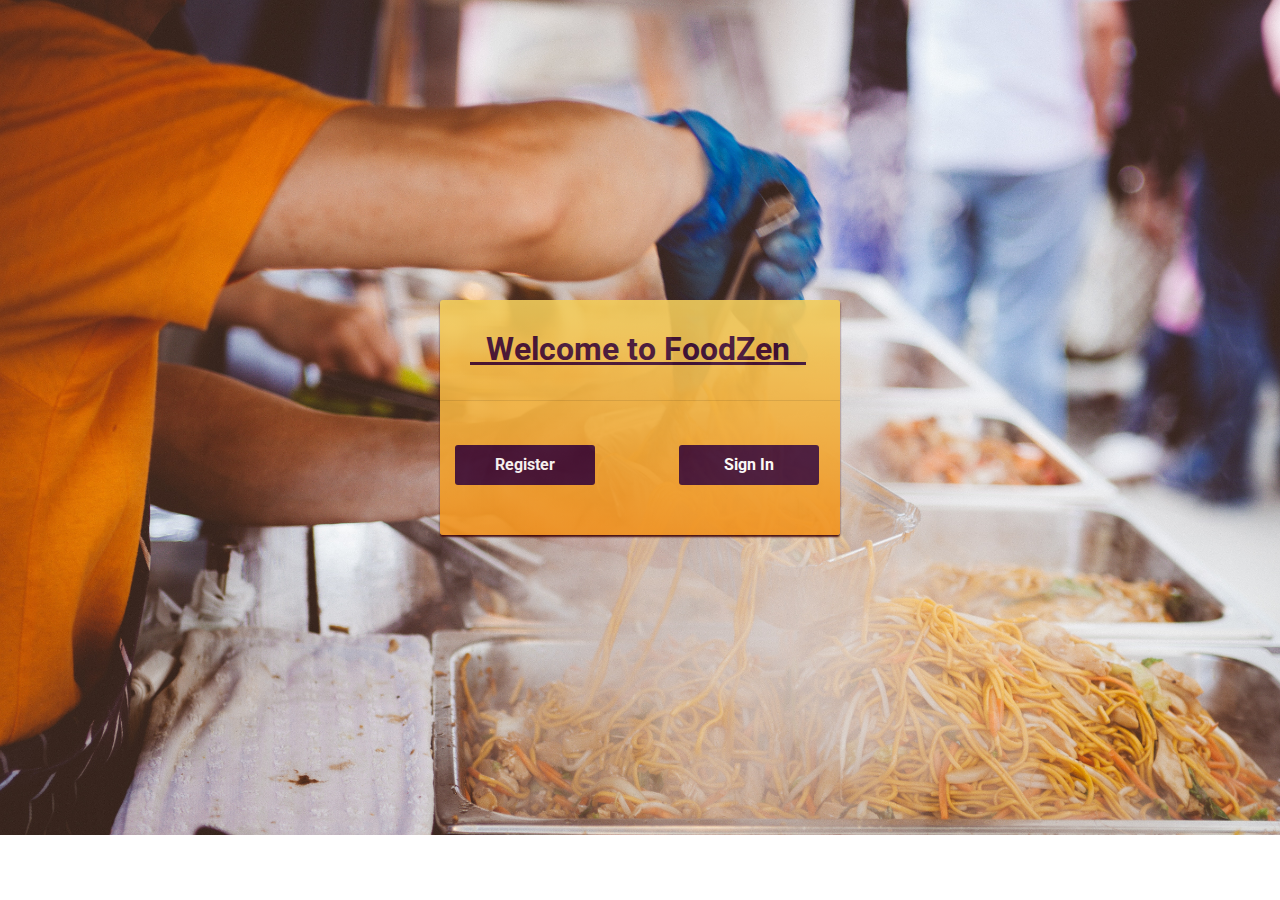
<file: index.html>
<!DOCTYPE html>
<html lang="en">
<head>
<meta charset="utf-8">
<meta name="viewport" content="width=device-width, initial-scale=1, shrink-to-fit=no">
<link rel="stylesheet" href="https://fonts.googleapis.com/css?family=Roboto:400,700">
<title>Welcome to FoodZen</title>
<link rel="stylesheet" href="https://stackpath.bootstrapcdn.com/bootstrap/4.5.0/css/bootstrap.min.css">
<link rel="stylesheet" href="https://maxcdn.bootstrapcdn.com/font-awesome/4.7.0/css/font-awesome.min.css">
<script src="https://code.jquery.com/jquery-3.5.1.min.js"></script>
<script src="https://cdn.jsdelivr.net/npm/popper.js@1.16.0/dist/umd/popper.min.js"></script>
<script src="https://stackpath.bootstrapcdn.com/bootstrap/4.5.0/js/bootstrap.min.js"></script> 
<style>
body {
	color: #fff;
	background: url('index.jpg');
	background-repeat: no-repeat, repeat;
	background-size: cover;
	font-family: 'Roboto', sans-serif;
}
@keyframes fade-in {
    from {
        opacity: 0;
    }
    to {
        opacity: 1;
    }
}
body {
    animation-name: fade-in;
    animation-duration: 3s;
}
.form-control {
	height: 41px;
	background: #f2f2f2;
	box-shadow: none !important;
	border: none;
}
.form-control:focus {
	background: #e2e2e2;
}
.form-control, .btn {
	border-radius: 3px;
}
.signup-form {
	width: 400px;
	margin: 300px auto;
}
.signup-form .form {
	color: #999;
	border-radius: 3px;
	margin-bottom: 15px;
	background: linear-gradient(to bottom, #F2CD5C, #F2921D);
	box-shadow: 0px 2px 2px rgb(60, 0, 0);
	padding: 30px;
    opacity: 0.9;
}
.signup-form h2  {
	color: #333;
	font-weight: bold;
	margin-top: 0;
}
.signup-form hr  {
	margin: 0 -30px 20px;
}    
.signup-form .form-group {
	margin-bottom: 20px;
}
.signup-form input[type="checkbox"] {
	margin-top: 3px;
}
.signup-form .row div:first-child {
	padding-right: 10px;
}
.signup-form .row div:last-child {
	padding-left: 10px;
}
.signup-form .btn {
	font-size: 16px;
	font-weight: bold;
	background: #400E32;
	border: none;
	min-width: 140px;
}
.signup-form .btn:hover, .signup-form .btn:focus {
	background: #2389cd !important;
	outline: none;
}
.signup-form a {
	color: #fff;
	text-decoration: underline;
}
.signup-form a:hover {
	text-decoration: none;
}
.signup-form .form a {
	color: #3598dc;
	text-decoration: none;
}
.signup-form .form a:hover {
	text-decoration: underline;
}
.signup-form .hint-text  {
	padding-bottom: 15px;
	text-align: center;
	color: rgb(1, 22, 10);
}

</style>
</head>
<body>
<div class="signup-form">
    <div class="form">
		<h2 style="color: #400E32; text-decoration: underline;">&nbsp;&nbsp;Welcome to FoodZen&nbsp;&nbsp;</h2> <br><hr><br>
		<div class="form-group">
			<div class="row">
                <button class="btn btn-primary btn-lg" onclick="window.location.href = 'signup.html'">Register</button> &nbsp;&nbsp;&nbsp;&nbsp;&nbsp;&nbsp;&nbsp;&nbsp;&nbsp;&nbsp;&nbsp;&nbsp;&nbsp;&nbsp;&nbsp;&nbsp;&nbsp;&nbsp;&nbsp;&nbsp;&nbsp;
                <button class="btn btn-primary btn-lg" onclick="window.location.href = 'login.html'">Sign In</button>
			</div>
        </div>
    </div>
</div>
</body>
</html>
</file>
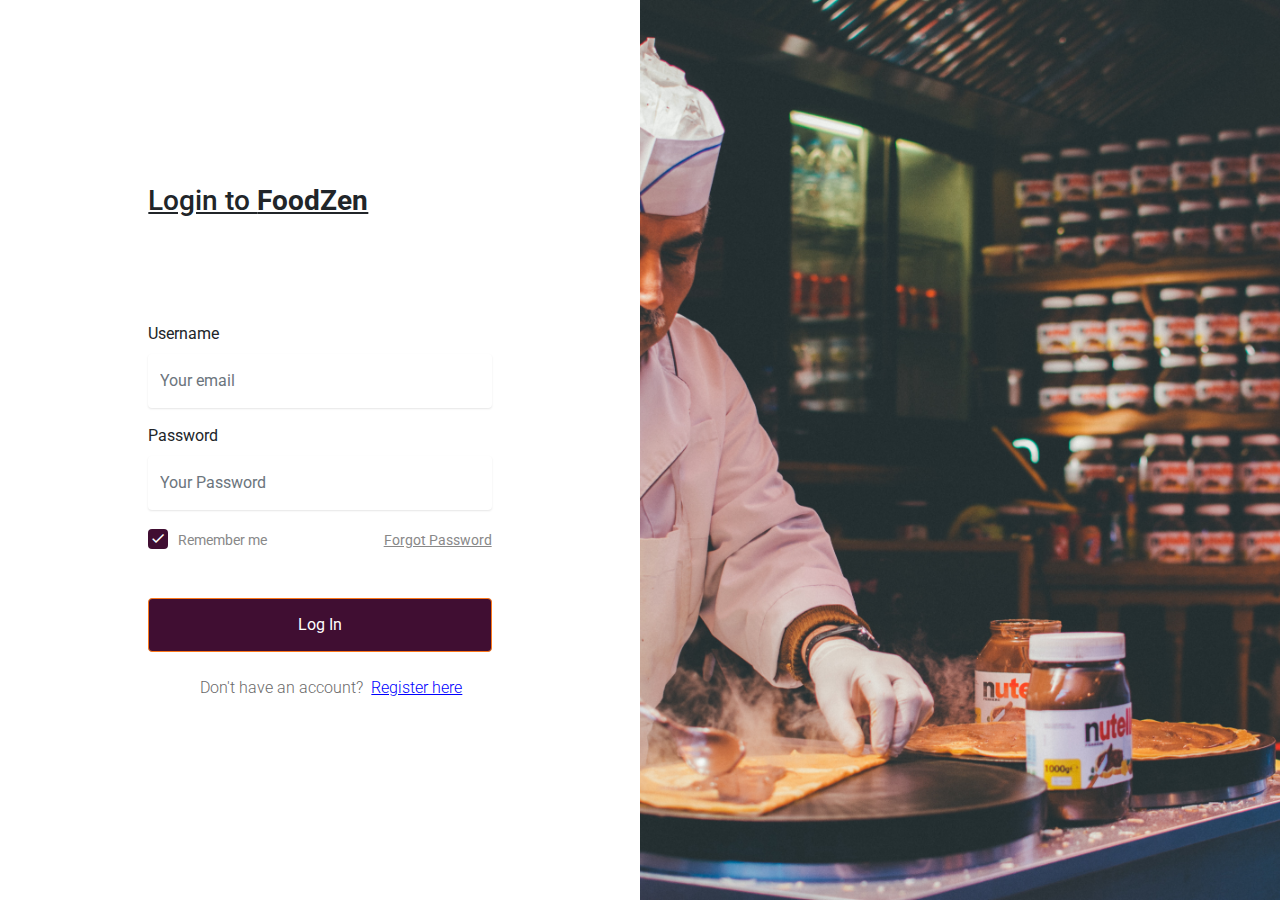
<file: login.html>
<!doctype html>
<html lang="en">
  <head>
    <!-- Required meta tags -->
    <meta charset="utf-8">
    <meta name="viewport" content="width=device-width, initial-scale=1, shrink-to-fit=no">
    <link rel="stylesheet" href="https://fonts.googleapis.com/css?family=Roboto:400,700">

    <link rel="stylesheet" href="fonts/icomoon/style.css">

    <link rel="stylesheet" href="css/owl.carousel.min.css">

    <!-- Bootstrap CSS -->
    <link rel="stylesheet" href="css/bootstrap.min.css">
    
    <!-- Style -->
    <link rel="stylesheet" href="css/style.css">

    <title>Login to FoodZen</title>
  </head>
  <body>
  

  <div class="d-lg-flex half">
    <div class="bg order-1 order-md-2" style="background-image: url('images/bg1.jpg');"></div>
    <div class="contents order-2 order-md-1">

      <div class="container" style="background: #fff;">
        <div class="row align-items-center justify-content-center">
          <div class="col-md-7">
            <h3 style="text-decoration: underline;">Login to <strong>FoodZen</strong></h3>
            <br><br><br><br>
            <form action="#" method="post">
              <div class="form-group first">
                <label for="username">Username</label>
                <input type="email" class="form-control" placeholder="Your email" id="username">
              </div>
              <div class="form-group last mb-3">
                <label for="password">Password</label>
                <input type="password" class="form-control" placeholder="Your Password" id="password">
              </div>

              <div class="d-flex mb-5 align-items-center">
                <label class="control control--checkbox mb-0"><span class="caption">Remember me</span>
                  <input type="checkbox" checked="checked"/>
                  <div class="control__indicator"></div>
                </label>
                <span class="ml-auto"><a href="#" class="forgot-pass">Forgot Password</a></span> 
              </div>

              <input type="submit" value="Log In" class="btn btn-block btn-primary" style="background-color: #400E32;"> <br>
              <p style="color: rgb(106, 105, 105);">&nbsp;&nbsp;&nbsp;&nbsp;&nbsp;&nbsp;&nbsp;&nbsp;&nbsp;&nbsp;&nbsp;&nbsp;&nbsp;Don't have an account?&nbsp;&nbsp;<a href="signup.html" style="color: blue;">Register here</a></p>
            </form>
          </div>
        </div>
      </div>
    </div>
  </div>
    <script src="js/jquery-3.3.1.min.js"></script>
    <script src="js/popper.min.js"></script>
    <script src="js/bootstrap.min.js"></script>
    <script src="js/main.js"></script>
  </body>
</html>
</file>
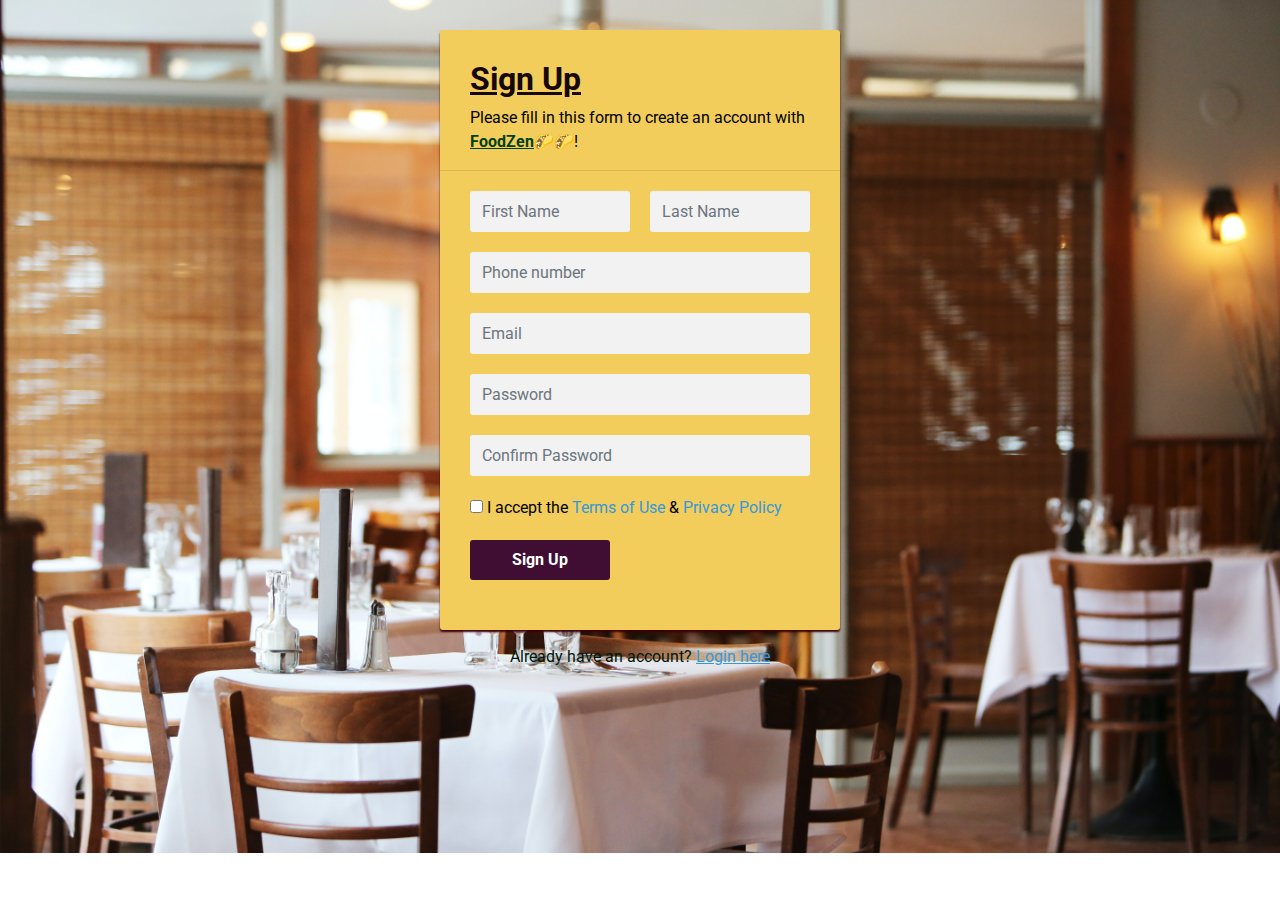
<file: signup.html>
<!DOCTYPE html>
<html lang="en">
<head>
<meta charset="utf-8">
<meta name="viewport" content="width=device-width, initial-scale=1, shrink-to-fit=no">
<link rel="stylesheet" href="https://fonts.googleapis.com/css?family=Roboto:400,700">
<title>SignUp to FoodZen</title>
<link rel="stylesheet" href="https://stackpath.bootstrapcdn.com/bootstrap/4.5.0/css/bootstrap.min.css">
<link rel="stylesheet" href="https://maxcdn.bootstrapcdn.com/font-awesome/4.7.0/css/font-awesome.min.css">
<script src="https://code.jquery.com/jquery-3.5.1.min.js"></script>
<script src="https://cdn.jsdelivr.net/npm/popper.js@1.16.0/dist/umd/popper.min.js"></script>
<script src="https://stackpath.bootstrapcdn.com/bootstrap/4.5.0/js/bootstrap.min.js"></script> 
<style>
body {
	color: #fff;
	background: url('restaurant1.jpg');
	background-repeat: no-repeat, repeat;
	background-size: cover;
	font-family: 'Roboto', sans-serif;
}
@keyframes fade-in {
    from {
        opacity: 0;
    }
    to {
        opacity: 1;
    }
}
body {
    animation-name: fade-in;
    animation-duration: 3s;
}
.form-control {
	height: 41px;
	background: #f2f2f2;
	box-shadow: none !important;
	border: none;
}
.form-control:focus {
	background: #e2e2e2;
}
.form-control, .btn {        
	border-radius: 3px;
}
.signup-form {
	width: 400px;
	margin: 30px auto;
}
.signup-form form {
	color: #999;
	border-radius: 3px;
	margin-bottom: 15px;
	background: #F2CD5C;
	box-shadow: 0px 2px 2px rgb(60, 0, 0);
	padding: 30px;
}
.signup-form h2  {
	color: #333;
	font-weight: bold;
	margin-top: 0;
}
.signup-form hr  {
	margin: 0 -30px 20px;
}    
.signup-form .form-group {
	margin-bottom: 20px;
}
.signup-form input[type="checkbox"] {
	margin-top: 3px;
}
.signup-form .row div:first-child {
	padding-right: 10px;
}
.signup-form .row div:last-child {
	padding-left: 10px;
}
.signup-form .btn {
	font-size: 16px;
	font-weight: bold;
	background: #400E32;
	border: none;
	min-width: 140px;
}
.signup-form .btn:hover, .signup-form .btn:focus {
	background: #2389cd !important;
	outline: none;
}
.signup-form a {
	color: #fff;
	text-decoration: underline;
}
.signup-form a:hover {
	text-decoration: none;
}
.signup-form form a {
	color: #3598dc;
	text-decoration: none;
}
.signup-form form a:hover {
	text-decoration: underline;
}
.signup-form .hint-text  {
	padding-bottom: 15px;
	text-align: center;
	color: rgb(1, 22, 10);
}
h2 {
    text-decoration: underline;
}
</style>
</head>
<body>
<div class="signup-form">
    <form action="#" method="post">
		<h2 style="color: #160808;">Sign Up</h2>
		<p style="color: #000;">Please fill in this form to create an account with <strong style="color: rgb(0, 65, 27)"><u>FoodZen</u></strong>🌮🌮!</p>
		<hr>
        <div class="form-group">
			<div class="row">
				<div class="col"><input type="text" class="form-control" name="first_name" placeholder="First Name" required="required"></div>
				<div class="col"><input type="text" class="form-control" name="last_name" placeholder="Last Name" required="required"></div>
			</div>
        </div>
		<div class="form-group">
        	<input type="number" class="form-control" name="phone" placeholder="Phone number" required="required">
        </div>
        <div class="form-group">
        	<input type="email" class="form-control" name="email" placeholder="Email" required="required">
        </div>
		<div class="form-group">
            <input type="password" class="form-control" name="password" placeholder="Password" required="required">
        </div>
		<div class="form-group">
            <input type="password" class="form-control" name="confirm_password" placeholder="Confirm Password" required="required">
        </div>
        <div class="form-group">
			<label class="form-check-label" style="color: #000;"><input type="checkbox" required="required"> I accept the <a href="#">Terms of Use</a> &amp; <a href="#">Privacy Policy</a></label>
		</div>
		<div class="form-group">
            <button type="submit" class="btn btn-primary btn-lg">Sign Up</button>
        </div>
    </form>
	<div class="hint-text">Already have an account? <a href="login.html" style="color: #3598dc;">Login here</a></div>
</div>
</body>
</html>
</file>
<file: fonts/icomoon/style.css>
@font-face {
  font-family: 'icomoon';
  src:  url('fonts/icomoon.eot?10si43');
  src:  url('fonts/icomoon.eot?10si43#iefix') format('embedded-opentype'),
    url('fonts/icomoon.ttf?10si43') format('truetype'),
    url('fonts/icomoon.woff?10si43') format('woff'),
    url('fonts/icomoon.svg?10si43#icomoon') format('svg');
  font-weight: normal;
  font-style: normal;
}

[class^="icon-"], [class*=" icon-"] {
  /* use !important to prevent issues with browser extensions that change fonts */
  font-family: 'icomoon' !important;
  speak: none;
  font-style: normal;
  font-weight: normal;
  font-variant: normal;
  text-transform: none;
  line-height: 1;

  /* Better Font Rendering =========== */
  -webkit-font-smoothing: antialiased;
  -moz-osx-font-smoothing: grayscale;
}

.icon-asterisk:before {
  content: "\f069";
}
.icon-plus:before {
  content: "\f067";
}
.icon-question:before {
  content: "\f128";
}
.icon-minus:before {
  content: "\f068";
}
.icon-glass:before {
  content: "\f000";
}
.icon-music:before {
  content: "\f001";
}
.icon-search:before {
  content: "\f002";
}
.icon-envelope-o:before {
  content: "\f003";
}
.icon-heart:before {
  content: "\f004";
}
.icon-star:before {
  content: "\f005";
}
.icon-star-o:before {
  content: "\f006";
}
.icon-user:before {
  content: "\f007";
}
.icon-film:before {
  content: "\f008";
}
.icon-th-large:before {
  content: "\f009";
}
.icon-th:before {
  content: "\f00a";
}
.icon-th-list:before {
  content: "\f00b";
}
.icon-check:before {
  content: "\f00c";
}
.icon-close:before {
  content: "\f00d";
}
.icon-remove:before {
  content: "\f00d";
}
.icon-times:before {
  content: "\f00d";
}
.icon-search-plus:before {
  content: "\f00e";
}
.icon-search-minus:before {
  content: "\f010";
}
.icon-power-off:before {
  content: "\f011";
}
.icon-signal:before {
  content: "\f012";
}
.icon-cog:before {
  content: "\f013";
}
.icon-gear:before {
  content: "\f013";
}
.icon-trash-o:before {
  content: "\f014";
}
.icon-home:before {
  content: "\f015";
}
.icon-file-o:before {
  content: "\f016";
}
.icon-clock-o:before {
  content: "\f017";
}
.icon-road:before {
  content: "\f018";
}
.icon-download:before {
  content: "\f019";
}
.icon-arrow-circle-o-down:before {
  content: "\f01a";
}
.icon-arrow-circle-o-up:before {
  content: "\f01b";
}
.icon-inbox:before {
  content: "\f01c";
}
.icon-play-circle-o:before {
  content: "\f01d";
}
.icon-repeat:before {
  content: "\f01e";
}
.icon-rotate-right:before {
  content: "\f01e";
}
.icon-refresh:before {
  content: "\f021";
}
.icon-list-alt:before {
  content: "\f022";
}
.icon-lock:before {
  content: "\f023";
}
.icon-flag:before {
  content: "\f024";
}
.icon-headphones:before {
  content: "\f025";
}
.icon-volume-off:before {
  content: "\f026";
}
.icon-volume-down:before {
  content: "\f027";
}
.icon-volume-up:before {
  content: "\f028";
}
.icon-qrcode:before {
  content: "\f029";
}
.icon-barcode:before {
  content: "\f02a";
}
.icon-tag:before {
  content: "\f02b";
}
.icon-tags:before {
  content: "\f02c";
}
.icon-book:before {
  content: "\f02d";
}
.icon-bookmark:before {
  content: "\f02e";
}
.icon-print:before {
  content: "\f02f";
}
.icon-camera:before {
  content: "\f030";
}
.icon-font:before {
  content: "\f031";
}
.icon-bold:before {
  content: "\f032";
}
.icon-italic:before {
  content: "\f033";
}
.icon-text-height:before {
  content: "\f034";
}
.icon-text-width:before {
  content: "\f035";
}
.icon-align-left:before {
  content: "\f036";
}
.icon-align-center:before {
  content: "\f037";
}
.icon-align-right:before {
  content: "\f038";
}
.icon-align-justify:before {
  content: "\f039";
}
.icon-list:before {
  content: "\f03a";
}
.icon-dedent:before {
  content: "\f03b";
}
.icon-outdent:before {
  content: "\f03b";
}
.icon-indent:before {
  content: "\f03c";
}
.icon-video-camera:before {
  content: "\f03d";
}
.icon-image:before {
  content: "\f03e";
}
.icon-photo:before {
  content: "\f03e";
}
.icon-picture-o:before {
  content: "\f03e";
}
.icon-pencil:before {
  content: "\f040";
}
.icon-map-marker:before {
  content: "\f041";
}
.icon-adjust:before {
  content: "\f042";
}
.icon-tint:before {
  content: "\f043";
}
.icon-edit:before {
  content: "\f044";
}
.icon-pencil-square-o:before {
  content: "\f044";
}
.icon-share-square-o:before {
  content: "\f045";
}
.icon-check-square-o:before {
  content: "\f046";
}
.icon-arrows:before {
  content: "\f047";
}
.icon-step-backward:before {
  content: "\f048";
}
.icon-fast-backward:before {
  content: "\f049";
}
.icon-backward:before {
  content: "\f04a";
}
.icon-play:before {
  content: "\f04b";
}
.icon-pause:before {
  content: "\f04c";
}
.icon-stop:before {
  content: "\f04d";
}
.icon-forward:before {
  content: "\f04e";
}
.icon-fast-forward:before {
  content: "\f050";
}
.icon-step-forward:before {
  content: "\f051";
}
.icon-eject:before {
  content: "\f052";
}
.icon-chevron-left:before {
  content: "\f053";
}
.icon-chevron-right:before {
  content: "\f054";
}
.icon-plus-circle:before {
  content: "\f055";
}
.icon-minus-circle:before {
  content: "\f056";
}
.icon-times-circle:before {
  content: "\f057";
}
.icon-check-circle:before {
  content: "\f058";
}
.icon-question-circle:before {
  content: "\f059";
}
.icon-info-circle:before {
  content: "\f05a";
}
.icon-crosshairs:before {
  content: "\f05b";
}
.icon-times-circle-o:before {
  content: "\f05c";
}
.icon-check-circle-o:before {
  content: "\f05d";
}
.icon-ban:before {
  content: "\f05e";
}
.icon-arrow-left:before {
  content: "\f060";
}
.icon-arrow-right:before {
  content: "\f061";
}
.icon-arrow-up:before {
  content: "\f062";
}
.icon-arrow-down:before {
  content: "\f063";
}
.icon-mail-forward:before {
  content: "\f064";
}
.icon-share:before {
  content: "\f064";
}
.icon-expand:before {
  content: "\f065";
}
.icon-compress:before {
  content: "\f066";
}
.icon-exclamation-circle:before {
  content: "\f06a";
}
.icon-gift:before {
  content: "\f06b";
}
.icon-leaf:before {
  content: "\f06c";
}
.icon-fire:before {
  content: "\f06d";
}
.icon-eye:before {
  content: "\f06e";
}
.icon-eye-slash:before {
  content: "\f070";
}
.icon-exclamation-triangle:before {
  content: "\f071";
}
.icon-warning:before {
  content: "\f071";
}
.icon-plane:before {
  content: "\f072";
}
.icon-calendar:before {
  content: "\f073";
}
.icon-random:before {
  content: "\f074";
}
.icon-comment:before {
  content: "\f075";
}
.icon-magnet:before {
  content: "\f076";
}
.icon-chevron-up:before {
  content: "\f077";
}
.icon-chevron-down:before {
  content: "\f078";
}
.icon-retweet:before {
  content: "\f079";
}
.icon-shopping-cart:before {
  content: "\f07a";
}
.icon-folder:before {
  content: "\f07b";
}
.icon-folder-open:before {
  content: "\f07c";
}
.icon-arrows-v:before {
  content: "\f07d";
}
.icon-arrows-h:before {
  content: "\f07e";
}
.icon-bar-chart:before {
  content: "\f080";
}
.icon-bar-chart-o:before {
  content: "\f080";
}
.icon-twitter-square:before {
  content: "\f081";
}
.icon-facebook-square:before {
  content: "\f082";
}
.icon-camera-retro:before {
  content: "\f083";
}
.icon-key:before {
  content: "\f084";
}
.icon-cogs:before {
  content: "\f085";
}
.icon-gears:before {
  content: "\f085";
}
.icon-comments:before {
  content: "\f086";
}
.icon-thumbs-o-up:before {
  content: "\f087";
}
.icon-thumbs-o-down:before {
  content: "\f088";
}
.icon-star-half:before {
  content: "\f089";
}
.icon-heart-o:before {
  content: "\f08a";
}
.icon-sign-out:before {
  content: "\f08b";
}
.icon-linkedin-square:before {
  content: "\f08c";
}
.icon-thumb-tack:before {
  content: "\f08d";
}
.icon-external-link:before {
  content: "\f08e";
}
.icon-sign-in:before {
  content: "\f090";
}
.icon-trophy:before {
  content: "\f091";
}
.icon-github-square:before {
  content: "\f092";
}
.icon-upload:before {
  content: "\f093";
}
.icon-lemon-o:before {
  content: "\f094";
}
.icon-phone:before {
  content: "\f095";
}
.icon-square-o:before {
  content: "\f096";
}
.icon-bookmark-o:before {
  content: "\f097";
}
.icon-phone-square:before {
  content: "\f098";
}
.icon-twitter:before {
  content: "\f099";
}
.icon-facebook:before {
  content: "\f09a";
}
.icon-facebook-f:before {
  content: "\f09a";
}
.icon-github:before {
  content: "\f09b";
}
.icon-unlock:before {
  content: "\f09c";
}
.icon-credit-card:before {
  content: "\f09d";
}
.icon-feed:before {
  content: "\f09e";
}
.icon-rss:before {
  content: "\f09e";
}
.icon-hdd-o:before {
  content: "\f0a0";
}
.icon-bullhorn:before {
  content: "\f0a1";
}
.icon-bell-o:before {
  content: "\f0a2";
}
.icon-certificate:before {
  content: "\f0a3";
}
.icon-hand-o-right:before {
  content: "\f0a4";
}
.icon-hand-o-left:before {
  content: "\f0a5";
}
.icon-hand-o-up:before {
  content: "\f0a6";
}
.icon-hand-o-down:before {
  content: "\f0a7";
}
.icon-arrow-circle-left:before {
  content: "\f0a8";
}
.icon-arrow-circle-right:before {
  content: "\f0a9";
}
.icon-arrow-circle-up:before {
  content: "\f0aa";
}
.icon-arrow-circle-down:before {
  content: "\f0ab";
}
.icon-globe:before {
  content: "\f0ac";
}
.icon-wrench:before {
  content: "\f0ad";
}
.icon-tasks:before {
  content: "\f0ae";
}
.icon-filter:before {
  content: "\f0b0";
}
.icon-briefcase:before {
  content: "\f0b1";
}
.icon-arrows-alt:before {
  content: "\f0b2";
}
.icon-group:before {
  content: "\f0c0";
}
.icon-users:before {
  content: "\f0c0";
}
.icon-chain:before {
  content: "\f0c1";
}
.icon-link:before {
  content: "\f0c1";
}
.icon-cloud:before {
  content: "\f0c2";
}
.icon-flask:before {
  content: "\f0c3";
}
.icon-cut:before {
  content: "\f0c4";
}
.icon-scissors:before {
  content: "\f0c4";
}
.icon-copy:before {
  content: "\f0c5";
}
.icon-files-o:before {
  content: "\f0c5";
}
.icon-paperclip:before {
  content: "\f0c6";
}
.icon-floppy-o:before {
  content: "\f0c7";
}
.icon-save:before {
  content: "\f0c7";
}
.icon-square:before {
  content: "\f0c8";
}
.icon-bars:before {
  content: "\f0c9";
}
.icon-navicon:before {
  content: "\f0c9";
}
.icon-reorder:before {
  content: "\f0c9";
}
.icon-list-ul:before {
  content: "\f0ca";
}
.icon-list-ol:before {
  content: "\f0cb";
}
.icon-strikethrough:before {
  content: "\f0cc";
}
.icon-underline:before {
  content: "\f0cd";
}
.icon-table:before {
  content: "\f0ce";
}
.icon-magic:before {
  content: "\f0d0";
}
.icon-truck:before {
  content: "\f0d1";
}
.icon-pinterest:before {
  content: "\f0d2";
}
.icon-pinterest-square:before {
  content: "\f0d3";
}
.icon-google-plus-square:before {
  content: "\f0d4";
}
.icon-google-plus:before {
  content: "\f0d5";
}
.icon-money:before {
  content: "\f0d6";
}
.icon-caret-down:before {
  content: "\f0d7";
}
.icon-caret-up:before {
  content: "\f0d8";
}
.icon-caret-left:before {
  content: "\f0d9";
}
.icon-caret-right:before {
  content: "\f0da";
}
.icon-columns:before {
  content: "\f0db";
}
.icon-sort:before {
  content: "\f0dc";
}
.icon-unsorted:before {
  content: "\f0dc";
}
.icon-sort-desc:before {
  content: "\f0dd";
}
.icon-sort-down:before {
  content: "\f0dd";
}
.icon-sort-asc:before {
  content: "\f0de";
}
.icon-sort-up:before {
  content: "\f0de";
}
.icon-envelope:before {
  content: "\f0e0";
}
.icon-linkedin:before {
  content: "\f0e1";
}
.icon-rotate-left:before {
  content: "\f0e2";
}
.icon-undo:before {
  content: "\f0e2";
}
.icon-gavel:before {
  content: "\f0e3";
}
.icon-legal:before {
  content: "\f0e3";
}
.icon-dashboard:before {
  content: "\f0e4";
}
.icon-tachometer:before {
  content: "\f0e4";
}
.icon-comment-o:before {
  content: "\f0e5";
}
.icon-comments-o:before {
  content: "\f0e6";
}
.icon-bolt:before {
  content: "\f0e7";
}
.icon-flash:before {
  content: "\f0e7";
}
.icon-sitemap:before {
  content: "\f0e8";
}
.icon-umbrella:before {
  content: "\f0e9";
}
.icon-clipboard:before {
  content: "\f0ea";
}
.icon-paste:before {
  content: "\f0ea";
}
.icon-lightbulb-o:before {
  content: "\f0eb";
}
.icon-exchange:before {
  content: "\f0ec";
}
.icon-cloud-download:before {
  content: "\f0ed";
}
.icon-cloud-upload:before {
  content: "\f0ee";
}
.icon-user-md:before {
  content: "\f0f0";
}
.icon-stethoscope:before {
  content: "\f0f1";
}
.icon-suitcase:before {
  content: "\f0f2";
}
.icon-bell:before {
  content: "\f0f3";
}
.icon-coffee:before {
  content: "\f0f4";
}
.icon-cutlery:before {
  content: "\f0f5";
}
.icon-file-text-o:before {
  content: "\f0f6";
}
.icon-building-o:before {
  content: "\f0f7";
}
.icon-hospital-o:before {
  content: "\f0f8";
}
.icon-ambulance:before {
  content: "\f0f9";
}
.icon-medkit:before {
  content: "\f0fa";
}
.icon-fighter-jet:before {
  content: "\f0fb";
}
.icon-beer:before {
  content: "\f0fc";
}
.icon-h-square:before {
  content: "\f0fd";
}
.icon-plus-square:before {
  content: "\f0fe";
}
.icon-angle-double-left:before {
  content: "\f100";
}
.icon-angle-double-right:before {
  content: "\f101";
}
.icon-angle-double-up:before {
  content: "\f102";
}
.icon-angle-double-down:before {
  content: "\f103";
}
.icon-angle-left:before {
  content: "\f104";
}
.icon-angle-right:before {
  content: "\f105";
}
.icon-angle-up:before {
  content: "\f106";
}
.icon-angle-down:before {
  content: "\f107";
}
.icon-desktop:before {
  content: "\f108";
}
.icon-laptop:before {
  content: "\f109";
}
.icon-tablet:before {
  content: "\f10a";
}
.icon-mobile:before {
  content: "\f10b";
}
.icon-mobile-phone:before {
  content: "\f10b";
}
.icon-circle-o:before {
  content: "\f10c";
}
.icon-quote-left:before {
  content: "\f10d";
}
.icon-quote-right:before {
  content: "\f10e";
}
.icon-spinner:before {
  content: "\f110";
}
.icon-circle:before {
  content: "\f111";
}
.icon-mail-reply:before {
  content: "\f112";
}
.icon-reply:before {
  content: "\f112";
}
.icon-github-alt:before {
  content: "\f113";
}
.icon-folder-o:before {
  content: "\f114";
}
.icon-folder-open-o:before {
  content: "\f115";
}
.icon-smile-o:before {
  content: "\f118";
}
.icon-frown-o:before {
  content: "\f119";
}
.icon-meh-o:before {
  content: "\f11a";
}
.icon-gamepad:before {
  content: "\f11b";
}
.icon-keyboard-o:before {
  content: "\f11c";
}
.icon-flag-o:before {
  content: "\f11d";
}
.icon-flag-checkered:before {
  content: "\f11e";
}
.icon-terminal:before {
  content: "\f120";
}
.icon-code:before {
  content: "\f121";
}
.icon-mail-reply-all:before {
  content: "\f122";
}
.icon-reply-all:before {
  content: "\f122";
}
.icon-star-half-empty:before {
  content: "\f123";
}
.icon-star-half-full:before {
  content: "\f123";
}
.icon-star-half-o:before {
  content: "\f123";
}
.icon-location-arrow:before {
  content: "\f124";
}
.icon-crop:before {
  content: "\f125";
}
.icon-code-fork:before {
  content: "\f126";
}
.icon-chain-broken:before {
  content: "\f127";
}
.icon-unlink:before {
  content: "\f127";
}
.icon-info:before {
  content: "\f129";
}
.icon-exclamation:before {
  content: "\f12a";
}
.icon-superscript:before {
  content: "\f12b";
}
.icon-subscript:before {
  content: "\f12c";
}
.icon-eraser:before {
  content: "\f12d";
}
.icon-puzzle-piece:before {
  content: "\f12e";
}
.icon-microphone:before {
  content: "\f130";
}
.icon-microphone-slash:before {
  content: "\f131";
}
.icon-shield:before {
  content: "\f132";
}
.icon-calendar-o:before {
  content: "\f133";
}
.icon-fire-extinguisher:before {
  content: "\f134";
}
.icon-rocket:before {
  content: "\f135";
}
.icon-maxcdn:before {
  content: "\f136";
}
.icon-chevron-circle-left:before {
  content: "\f137";
}
.icon-chevron-circle-right:before {
  content: "\f138";
}
.icon-chevron-circle-up:before {
  content: "\f139";
}
.icon-chevron-circle-down:before {
  content: "\f13a";
}
.icon-html5:before {
  content: "\f13b";
}
.icon-css3:before {
  content: "\f13c";
}
.icon-anchor:before {
  content: "\f13d";
}
.icon-unlock-alt:before {
  content: "\f13e";
}
.icon-bullseye:before {
  content: "\f140";
}
.icon-ellipsis-h:before {
  content: "\f141";
}
.icon-ellipsis-v:before {
  content: "\f142";
}
.icon-rss-square:before {
  content: "\f143";
}
.icon-play-circle:before {
  content: "\f144";
}
.icon-ticket:before {
  content: "\f145";
}
.icon-minus-square:before {
  content: "\f146";
}
.icon-minus-square-o:before {
  content: "\f147";
}
.icon-level-up:before {
  content: "\f148";
}
.icon-level-down:before {
  content: "\f149";
}
.icon-check-square:before {
  content: "\f14a";
}
.icon-pencil-square:before {
  content: "\f14b";
}
.icon-external-link-square:before {
  content: "\f14c";
}
.icon-share-square:before {
  content: "\f14d";
}
.icon-compass:before {
  content: "\f14e";
}
.icon-caret-square-o-down:before {
  content: "\f150";
}
.icon-toggle-down:before {
  content: "\f150";
}
.icon-caret-square-o-up:before {
  content: "\f151";
}
.icon-toggle-up:before {
  content: "\f151";
}
.icon-caret-square-o-right:before {
  content: "\f152";
}
.icon-toggle-right:before {
  content: "\f152";
}
.icon-eur:before {
  content: "\f153";
}
.icon-euro:before {
  content: "\f153";
}
.icon-gbp:before {
  content: "\f154";
}
.icon-dollar:before {
  content: "\f155";
}
.icon-usd:before {
  content: "\f155";
}
.icon-inr:before {
  content: "\f156";
}
.icon-rupee:before {
  content: "\f156";
}
.icon-cny:before {
  content: "\f157";
}
.icon-jpy:before {
  content: "\f157";
}
.icon-rmb:before {
  content: "\f157";
}
.icon-yen:before {
  content: "\f157";
}
.icon-rouble:before {
  content: "\f158";
}
.icon-rub:before {
  content: "\f158";
}
.icon-ruble:before {
  content: "\f158";
}
.icon-krw:before {
  content: "\f159";
}
.icon-won:before {
  content: "\f159";
}
.icon-bitcoin:before {
  content: "\f15a";
}
.icon-btc:before {
  content: "\f15a";
}
.icon-file:before {
  content: "\f15b";
}
.icon-file-text:before {
  content: "\f15c";
}
.icon-sort-alpha-asc:before {
  content: "\f15d";
}
.icon-sort-alpha-desc:before {
  content: "\f15e";
}
.icon-sort-amount-asc:before {
  content: "\f160";
}
.icon-sort-amount-desc:before {
  content: "\f161";
}
.icon-sort-numeric-asc:before {
  content: "\f162";
}
.icon-sort-numeric-desc:before {
  content: "\f163";
}
.icon-thumbs-up:before {
  content: "\f164";
}
.icon-thumbs-down:before {
  content: "\f165";
}
.icon-youtube-square:before {
  content: "\f166";
}
.icon-youtube:before {
  content: "\f167";
}
.icon-xing:before {
  content: "\f168";
}
.icon-xing-square:before {
  content: "\f169";
}
.icon-youtube-play:before {
  content: "\f16a";
}
.icon-dropbox:before {
  content: "\f16b";
}
.icon-stack-overflow:before {
  content: "\f16c";
}
.icon-instagram:before {
  content: "\f16d";
}
.icon-flickr:before {
  content: "\f16e";
}
.icon-adn:before {
  content: "\f170";
}
.icon-bitbucket:before {
  content: "\f171";
}
.icon-bitbucket-square:before {
  content: "\f172";
}
.icon-tumblr:before {
  content: "\f173";
}
.icon-tumblr-square:before {
  content: "\f174";
}
.icon-long-arrow-down:before {
  content: "\f175";
}
.icon-long-arrow-up:before {
  content: "\f176";
}
.icon-long-arrow-left:before {
  content: "\f177";
}
.icon-long-arrow-right:before {
  content: "\f178";
}
.icon-apple:before {
  content: "\f179";
}
.icon-windows:before {
  content: "\f17a";
}
.icon-android:before {
  content: "\f17b";
}
.icon-linux:before {
  content: "\f17c";
}
.icon-dribbble:before {
  content: "\f17d";
}
.icon-skype:before {
  content: "\f17e";
}
.icon-foursquare:before {
  content: "\f180";
}
.icon-trello:before {
  content: "\f181";
}
.icon-female:before {
  content: "\f182";
}
.icon-male:before {
  content: "\f183";
}
.icon-gittip:before {
  content: "\f184";
}
.icon-gratipay:before {
  content: "\f184";
}
.icon-sun-o:before {
  content: "\f185";
}
.icon-moon-o:before {
  content: "\f186";
}
.icon-archive:before {
  content: "\f187";
}
.icon-bug:before {
  content: "\f188";
}
.icon-vk:before {
  content: "\f189";
}
.icon-weibo:before {
  content: "\f18a";
}
.icon-renren:before {
  content: "\f18b";
}
.icon-pagelines:before {
  content: "\f18c";
}
.icon-stack-exchange:before {
  content: "\f18d";
}
.icon-arrow-circle-o-right:before {
  content: "\f18e";
}
.icon-arrow-circle-o-left:before {
  content: "\f190";
}
.icon-caret-square-o-left:before {
  content: "\f191";
}
.icon-toggle-left:before {
  content: "\f191";
}
.icon-dot-circle-o:before {
  content: "\f192";
}
.icon-wheelchair:before {
  content: "\f193";
}
.icon-vimeo-square:before {
  content: "\f194";
}
.icon-try:before {
  content: "\f195";
}
.icon-turkish-lira:before {
  content: "\f195";
}
.icon-plus-square-o:before {
  content: "\f196";
}
.icon-space-shuttle:before {
  content: "\f197";
}
.icon-slack:before {
  content: "\f198";
}
.icon-envelope-square:before {
  content: "\f199";
}
.icon-wordpress:before {
  content: "\f19a";
}
.icon-openid:before {
  content: "\f19b";
}
.icon-bank:before {
  content: "\f19c";
}
.icon-institution:before {
  content: "\f19c";
}
.icon-university:before {
  content: "\f19c";
}
.icon-graduation-cap:before {
  content: "\f19d";
}
.icon-mortar-board:before {
  content: "\f19d";
}
.icon-yahoo:before {
  content: "\f19e";
}
.icon-google:before {
  content: "\f1a0";
}
.icon-reddit:before {
  content: "\f1a1";
}
.icon-reddit-square:before {
  content: "\f1a2";
}
.icon-stumbleupon-circle:before {
  content: "\f1a3";
}
.icon-stumbleupon:before {
  content: "\f1a4";
}
.icon-delicious:before {
  content: "\f1a5";
}
.icon-digg:before {
  content: "\f1a6";
}
.icon-pied-piper-pp:before {
  content: "\f1a7";
}
.icon-pied-piper-alt:before {
  content: "\f1a8";
}
.icon-drupal:before {
  content: "\f1a9";
}
.icon-joomla:before {
  content: "\f1aa";
}
.icon-language:before {
  content: "\f1ab";
}
.icon-fax:before {
  content: "\f1ac";
}
.icon-building:before {
  content: "\f1ad";
}
.icon-child:before {
  content: "\f1ae";
}
.icon-paw:before {
  content: "\f1b0";
}
.icon-spoon:before {
  content: "\f1b1";
}
.icon-cube:before {
  content: "\f1b2";
}
.icon-cubes:before {
  content: "\f1b3";
}
.icon-behance:before {
  content: "\f1b4";
}
.icon-behance-square:before {
  content: "\f1b5";
}
.icon-steam:before {
  content: "\f1b6";
}
.icon-steam-square:before {
  content: "\f1b7";
}
.icon-recycle:before {
  content: "\f1b8";
}
.icon-automobile:before {
  content: "\f1b9";
}
.icon-car:before {
  content: "\f1b9";
}
.icon-cab:before {
  content: "\f1ba";
}
.icon-taxi:before {
  content: "\f1ba";
}
.icon-tree:before {
  content: "\f1bb";
}
.icon-spotify:before {
  content: "\f1bc";
}
.icon-deviantart:before {
  content: "\f1bd";
}
.icon-soundcloud:before {
  content: "\f1be";
}
.icon-database:before {
  content: "\f1c0";
}
.icon-file-pdf-o:before {
  content: "\f1c1";
}
.icon-file-word-o:before {
  content: "\f1c2";
}
.icon-file-excel-o:before {
  content: "\f1c3";
}
.icon-file-powerpoint-o:before {
  content: "\f1c4";
}
.icon-file-image-o:before {
  content: "\f1c5";
}
.icon-file-photo-o:before {
  content: "\f1c5";
}
.icon-file-picture-o:before {
  content: "\f1c5";
}
.icon-file-archive-o:before {
  content: "\f1c6";
}
.icon-file-zip-o:before {
  content: "\f1c6";
}
.icon-file-audio-o:before {
  content: "\f1c7";
}
.icon-file-sound-o:before {
  content: "\f1c7";
}
.icon-file-movie-o:before {
  content: "\f1c8";
}
.icon-file-video-o:before {
  content: "\f1c8";
}
.icon-file-code-o:before {
  content: "\f1c9";
}
.icon-vine:before {
  content: "\f1ca";
}
.icon-codepen:before {
  content: "\f1cb";
}
.icon-jsfiddle:before {
  content: "\f1cc";
}
.icon-life-bouy:before {
  content: "\f1cd";
}
.icon-life-buoy:before {
  content: "\f1cd";
}
.icon-life-ring:before {
  content: "\f1cd";
}
.icon-life-saver:before {
  content: "\f1cd";
}
.icon-support:before {
  content: "\f1cd";
}
.icon-circle-o-notch:before {
  content: "\f1ce";
}
.icon-ra:before {
  content: "\f1d0";
}
.icon-rebel:before {
  content: "\f1d0";
}
.icon-resistance:before {
  content: "\f1d0";
}
.icon-empire:before {
  content: "\f1d1";
}
.icon-ge:before {
  content: "\f1d1";
}
.icon-git-square:before {
  content: "\f1d2";
}
.icon-git:before {
  content: "\f1d3";
}
.icon-hacker-news:before {
  content: "\f1d4";
}
.icon-y-combinator-square:before {
  content: "\f1d4";
}
.icon-yc-square:before {
  content: "\f1d4";
}
.icon-tencent-weibo:before {
  content: "\f1d5";
}
.icon-qq:before {
  content: "\f1d6";
}
.icon-wechat:before {
  content: "\f1d7";
}
.icon-weixin:before {
  content: "\f1d7";
}
.icon-paper-plane:before {
  content: "\f1d8";
}
.icon-send:before {
  content: "\f1d8";
}
.icon-paper-plane-o:before {
  content: "\f1d9";
}
.icon-send-o:before {
  content: "\f1d9";
}
.icon-history:before {
  content: "\f1da";
}
.icon-circle-thin:before {
  content: "\f1db";
}
.icon-header:before {
  content: "\f1dc";
}
.icon-paragraph:before {
  content: "\f1dd";
}
.icon-sliders:before {
  content: "\f1de";
}
.icon-share-alt:before {
  content: "\f1e0";
}
.icon-share-alt-square:before {
  content: "\f1e1";
}
.icon-bomb:before {
  content: "\f1e2";
}
.icon-futbol-o:before {
  content: "\f1e3";
}
.icon-soccer-ball-o:before {
  content: "\f1e3";
}
.icon-tty:before {
  content: "\f1e4";
}
.icon-binoculars:before {
  content: "\f1e5";
}
.icon-plug:before {
  content: "\f1e6";
}
.icon-slideshare:before {
  content: "\f1e7";
}
.icon-twitch:before {
  content: "\f1e8";
}
.icon-yelp:before {
  content: "\f1e9";
}
.icon-newspaper-o:before {
  content: "\f1ea";
}
.icon-wifi:before {
  content: "\f1eb";
}
.icon-calculator:before {
  content: "\f1ec";
}
.icon-paypal:before {
  content: "\f1ed";
}
.icon-google-wallet:before {
  content: "\f1ee";
}
.icon-cc-visa:before {
  content: "\f1f0";
}
.icon-cc-mastercard:before {
  content: "\f1f1";
}
.icon-cc-discover:before {
  content: "\f1f2";
}
.icon-cc-amex:before {
  content: "\f1f3";
}
.icon-cc-paypal:before {
  content: "\f1f4";
}
.icon-cc-stripe:before {
  content: "\f1f5";
}
.icon-bell-slash:before {
  content: "\f1f6";
}
.icon-bell-slash-o:before {
  content: "\f1f7";
}
.icon-trash:before {
  content: "\f1f8";
}
.icon-copyright:before {
  content: "\f1f9";
}
.icon-at:before {
  content: "\f1fa";
}
.icon-eyedropper:before {
  content: "\f1fb";
}
.icon-paint-brush:before {
  content: "\f1fc";
}
.icon-birthday-cake:before {
  content: "\f1fd";
}
.icon-area-chart:before {
  content: "\f1fe";
}
.icon-pie-chart:before {
  content: "\f200";
}
.icon-line-chart:before {
  content: "\f201";
}
.icon-lastfm:before {
  content: "\f202";
}
.icon-lastfm-square:before {
  content: "\f203";
}
.icon-toggle-off:before {
  content: "\f204";
}
.icon-toggle-on:before {
  content: "\f205";
}
.icon-bicycle:before {
  content: "\f206";
}
.icon-bus:before {
  content: "\f207";
}
.icon-ioxhost:before {
  content: "\f208";
}
.icon-angellist:before {
  content: "\f209";
}
.icon-cc:before {
  content: "\f20a";
}
.icon-ils:before {
  content: "\f20b";
}
.icon-shekel:before {
  content: "\f20b";
}
.icon-sheqel:before {
  content: "\f20b";
}
.icon-meanpath:before {
  content: "\f20c";
}
.icon-buysellads:before {
  content: "\f20d";
}
.icon-connectdevelop:before {
  content: "\f20e";
}
.icon-dashcube:before {
  content: "\f210";
}
.icon-forumbee:before {
  content: "\f211";
}
.icon-leanpub:before {
  content: "\f212";
}
.icon-sellsy:before {
  content: "\f213";
}
.icon-shirtsinbulk:before {
  content: "\f214";
}
.icon-simplybuilt:before {
  content: "\f215";
}
.icon-skyatlas:before {
  content: "\f216";
}
.icon-cart-plus:before {
  content: "\f217";
}
.icon-cart-arrow-down:before {
  content: "\f218";
}
.icon-diamond:before {
  content: "\f219";
}
.icon-ship:before {
  content: "\f21a";
}
.icon-user-secret:before {
  content: "\f21b";
}
.icon-motorcycle:before {
  content: "\f21c";
}
.icon-street-view:before {
  content: "\f21d";
}
.icon-heartbeat:before {
  content: "\f21e";
}
.icon-venus:before {
  content: "\f221";
}
.icon-mars:before {
  content: "\f222";
}
.icon-mercury:before {
  content: "\f223";
}
.icon-intersex:before {
  content: "\f224";
}
.icon-transgender:before {
  content: "\f224";
}
.icon-transgender-alt:before {
  content: "\f225";
}
.icon-venus-double:before {
  content: "\f226";
}
.icon-mars-double:before {
  content: "\f227";
}
.icon-venus-mars:before {
  content: "\f228";
}
.icon-mars-stroke:before {
  content: "\f229";
}
.icon-mars-stroke-v:before {
  content: "\f22a";
}
.icon-mars-stroke-h:before {
  content: "\f22b";
}
.icon-neuter:before {
  content: "\f22c";
}
.icon-genderless:before {
  content: "\f22d";
}
.icon-facebook-official:before {
  content: "\f230";
}
.icon-pinterest-p:before {
  content: "\f231";
}
.icon-whatsapp:before {
  content: "\f232";
}
.icon-server:before {
  content: "\f233";
}
.icon-user-plus:before {
  content: "\f234";
}
.icon-user-times:before {
  content: "\f235";
}
.icon-bed:before {
  content: "\f236";
}
.icon-hotel:before {
  content: "\f236";
}
.icon-viacoin:before {
  content: "\f237";
}
.icon-train:before {
  content: "\f238";
}
.icon-subway:before {
  content: "\f239";
}
.icon-medium:before {
  content: "\f23a";
}
.icon-y-combinator:before {
  content: "\f23b";
}
.icon-yc:before {
  content: "\f23b";
}
.icon-optin-monster:before {
  content: "\f23c";
}
.icon-opencart:before {
  content: "\f23d";
}
.icon-expeditedssl:before {
  content: "\f23e";
}
.icon-battery:before {
  content: "\f240";
}
.icon-battery-4:before {
  content: "\f240";
}
.icon-battery-full:before {
  content: "\f240";
}
.icon-battery-3:before {
  content: "\f241";
}
.icon-battery-three-quarters:before {
  content: "\f241";
}
.icon-battery-2:before {
  content: "\f242";
}
.icon-battery-half:before {
  content: "\f242";
}
.icon-battery-1:before {
  content: "\f243";
}
.icon-battery-quarter:before {
  content: "\f243";
}
.icon-battery-0:before {
  content: "\f244";
}
.icon-battery-empty:before {
  content: "\f244";
}
.icon-mouse-pointer:before {
  content: "\f245";
}
.icon-i-cursor:before {
  content: "\f246";
}
.icon-object-group:before {
  content: "\f247";
}
.icon-object-ungroup:before {
  content: "\f248";
}
.icon-sticky-note:before {
  content: "\f249";
}
.icon-sticky-note-o:before {
  content: "\f24a";
}
.icon-cc-jcb:before {
  content: "\f24b";
}
.icon-cc-diners-club:before {
  content: "\f24c";
}
.icon-clone:before {
  content: "\f24d";
}
.icon-balance-scale:before {
  content: "\f24e";
}
.icon-hourglass-o:before {
  content: "\f250";
}
.icon-hourglass-1:before {
  content: "\f251";
}
.icon-hourglass-start:before {
  content: "\f251";
}
.icon-hourglass-2:before {
  content: "\f252";
}
.icon-hourglass-half:before {
  content: "\f252";
}
.icon-hourglass-3:before {
  content: "\f253";
}
.icon-hourglass-end:before {
  content: "\f253";
}
.icon-hourglass:before {
  content: "\f254";
}
.icon-hand-grab-o:before {
  content: "\f255";
}
.icon-hand-rock-o:before {
  content: "\f255";
}
.icon-hand-paper-o:before {
  content: "\f256";
}
.icon-hand-stop-o:before {
  content: "\f256";
}
.icon-hand-scissors-o:before {
  content: "\f257";
}
.icon-hand-lizard-o:before {
  content: "\f258";
}
.icon-hand-spock-o:before {
  content: "\f259";
}
.icon-hand-pointer-o:before {
  content: "\f25a";
}
.icon-hand-peace-o:before {
  content: "\f25b";
}
.icon-trademark:before {
  content: "\f25c";
}
.icon-registered:before {
  content: "\f25d";
}
.icon-creative-commons:before {
  content: "\f25e";
}
.icon-gg:before {
  content: "\f260";
}
.icon-gg-circle:before {
  content: "\f261";
}
.icon-tripadvisor:before {
  content: "\f262";
}
.icon-odnoklassniki:before {
  content: "\f263";
}
.icon-odnoklassniki-square:before {
  content: "\f264";
}
.icon-get-pocket:before {
  content: "\f265";
}
.icon-wikipedia-w:before {
  content: "\f266";
}
.icon-safari:before {
  content: "\f267";
}
.icon-chrome:before {
  content: "\f268";
}
.icon-firefox:before {
  content: "\f269";
}
.icon-opera:before {
  content: "\f26a";
}
.icon-internet-explorer:before {
  content: "\f26b";
}
.icon-television:before {
  content: "\f26c";
}
.icon-tv:before {
  content: "\f26c";
}
.icon-contao:before {
  content: "\f26d";
}
.icon-500px:before {
  content: "\f26e";
}
.icon-amazon:before {
  content: "\f270";
}
.icon-calendar-plus-o:before {
  content: "\f271";
}
.icon-calendar-minus-o:before {
  content: "\f272";
}
.icon-calendar-times-o:before {
  content: "\f273";
}
.icon-calendar-check-o:before {
  content: "\f274";
}
.icon-industry:before {
  content: "\f275";
}
.icon-map-pin:before {
  content: "\f276";
}
.icon-map-signs:before {
  content: "\f277";
}
.icon-map-o:before {
  content: "\f278";
}
.icon-map:before {
  content: "\f279";
}
.icon-commenting:before {
  content: "\f27a";
}
.icon-commenting-o:before {
  content: "\f27b";
}
.icon-houzz:before {
  content: "\f27c";
}
.icon-vimeo:before {
  content: "\f27d";
}
.icon-black-tie:before {
  content: "\f27e";
}
.icon-fonticons:before {
  content: "\f280";
}
.icon-reddit-alien:before {
  content: "\f281";
}
.icon-edge:before {
  content: "\f282";
}
.icon-credit-card-alt:before {
  content: "\f283";
}
.icon-codiepie:before {
  content: "\f284";
}
.icon-modx:before {
  content: "\f285";
}
.icon-fort-awesome:before {
  content: "\f286";
}
.icon-usb:before {
  content: "\f287";
}
.icon-product-hunt:before {
  content: "\f288";
}
.icon-mixcloud:before {
  content: "\f289";
}
.icon-scribd:before {
  content: "\f28a";
}
.icon-pause-circle:before {
  content: "\f28b";
}
.icon-pause-circle-o:before {
  content: "\f28c";
}
.icon-stop-circle:before {
  content: "\f28d";
}
.icon-stop-circle-o:before {
  content: "\f28e";
}
.icon-shopping-bag:before {
  content: "\f290";
}
.icon-shopping-basket:before {
  content: "\f291";
}
.icon-hashtag:before {
  content: "\f292";
}
.icon-bluetooth:before {
  content: "\f293";
}
.icon-bluetooth-b:before {
  content: "\f294";
}
.icon-percent:before {
  content: "\f295";
}
.icon-gitlab:before {
  content: "\f296";
}
.icon-wpbeginner:before {
  content: "\f297";
}
.icon-wpforms:before {
  content: "\f298";
}
.icon-envira:before {
  content: "\f299";
}
.icon-universal-access:before {
  content: "\f29a";
}
.icon-wheelchair-alt:before {
  content: "\f29b";
}
.icon-question-circle-o:before {
  content: "\f29c";
}
.icon-blind:before {
  content: "\f29d";
}
.icon-audio-description:before {
  content: "\f29e";
}
.icon-volume-control-phone:before {
  content: "\f2a0";
}
.icon-braille:before {
  content: "\f2a1";
}
.icon-assistive-listening-systems:before {
  content: "\f2a2";
}
.icon-american-sign-language-interpreting:before {
  content: "\f2a3";
}
.icon-asl-interpreting:before {
  content: "\f2a3";
}
.icon-deaf:before {
  content: "\f2a4";
}
.icon-deafness:before {
  content: "\f2a4";
}
.icon-hard-of-hearing:before {
  content: "\f2a4";
}
.icon-glide:before {
  content: "\f2a5";
}
.icon-glide-g:before {
  content: "\f2a6";
}
.icon-sign-language:before {
  content: "\f2a7";
}
.icon-signing:before {
  content: "\f2a7";
}
.icon-low-vision:before {
  content: "\f2a8";
}
.icon-viadeo:before {
  content: "\f2a9";
}
.icon-viadeo-square:before {
  content: "\f2aa";
}
.icon-snapchat:before {
  content: "\f2ab";
}
.icon-snapchat-ghost:before {
  content: "\f2ac";
}
.icon-snapchat-square:before {
  content: "\f2ad";
}
.icon-pied-piper:before {
  content: "\f2ae";
}
.icon-first-order:before {
  content: "\f2b0";
}
.icon-yoast:before {
  content: "\f2b1";
}
.icon-themeisle:before {
  content: "\f2b2";
}
.icon-google-plus-circle:before {
  content: "\f2b3";
}
.icon-google-plus-official:before {
  content: "\f2b3";
}
.icon-fa:before {
  content: "\f2b4";
}
.icon-font-awesome:before {
  content: "\f2b4";
}
.icon-handshake-o:before {
  content: "\f2b5";
}
.icon-envelope-open:before {
  content: "\f2b6";
}
.icon-envelope-open-o:before {
  content: "\f2b7";
}
.icon-linode:before {
  content: "\f2b8";
}
.icon-address-book:before {
  content: "\f2b9";
}
.icon-address-book-o:before {
  content: "\f2ba";
}
.icon-address-card:before {
  content: "\f2bb";
}
.icon-vcard:before {
  content: "\f2bb";
}
.icon-address-card-o:before {
  content: "\f2bc";
}
.icon-vcard-o:before {
  content: "\f2bc";
}
.icon-user-circle:before {
  content: "\f2bd";
}
.icon-user-circle-o:before {
  content: "\f2be";
}
.icon-user-o:before {
  content: "\f2c0";
}
.icon-id-badge:before {
  content: "\f2c1";
}
.icon-drivers-license:before {
  content: "\f2c2";
}
.icon-id-card:before {
  content: "\f2c2";
}
.icon-drivers-license-o:before {
  content: "\f2c3";
}
.icon-id-card-o:before {
  content: "\f2c3";
}
.icon-quora:before {
  content: "\f2c4";
}
.icon-free-code-camp:before {
  content: "\f2c5";
}
.icon-telegram:before {
  content: "\f2c6";
}
.icon-thermometer:before {
  content: "\f2c7";
}
.icon-thermometer-4:before {
  content: "\f2c7";
}
.icon-thermometer-full:before {
  content: "\f2c7";
}
.icon-thermometer-3:before {
  content: "\f2c8";
}
.icon-thermometer-three-quarters:before {
  content: "\f2c8";
}
.icon-thermometer-2:before {
  content: "\f2c9";
}
.icon-thermometer-half:before {
  content: "\f2c9";
}
.icon-thermometer-1:before {
  content: "\f2ca";
}
.icon-thermometer-quarter:before {
  content: "\f2ca";
}
.icon-thermometer-0:before {
  content: "\f2cb";
}
.icon-thermometer-empty:before {
  content: "\f2cb";
}
.icon-shower:before {
  content: "\f2cc";
}
.icon-bath:before {
  content: "\f2cd";
}
.icon-bathtub:before {
  content: "\f2cd";
}
.icon-s15:before {
  content: "\f2cd";
}
.icon-podcast:before {
  content: "\f2ce";
}
.icon-window-maximize:before {
  content: "\f2d0";
}
.icon-window-minimize:before {
  content: "\f2d1";
}
.icon-window-restore:before {
  content: "\f2d2";
}
.icon-times-rectangle:before {
  content: "\f2d3";
}
.icon-window-close:before {
  content: "\f2d3";
}
.icon-times-rectangle-o:before {
  content: "\f2d4";
}
.icon-window-close-o:before {
  content: "\f2d4";
}
.icon-bandcamp:before {
  content: "\f2d5";
}
.icon-grav:before {
  content: "\f2d6";
}
.icon-etsy:before {
  content: "\f2d7";
}
.icon-imdb:before {
  content: "\f2d8";
}
.icon-ravelry:before {
  content: "\f2d9";
}
.icon-eercast:before {
  content: "\f2da";
}
.icon-microchip:before {
  content: "\f2db";
}
.icon-snowflake-o:before {
  content: "\f2dc";
}
.icon-superpowers:before {
  content: "\f2dd";
}
.icon-wpexplorer:before {
  content: "\f2de";
}
.icon-meetup:before {
  content: "\f2e0";
}
.icon-3d_rotation:before {
  content: "\e84d";
}
.icon-ac_unit:before {
  content: "\eb3b";
}
.icon-alarm:before {
  content: "\e855";
}
.icon-access_alarms:before {
  content: "\e191";
}
.icon-schedule:before {
  content: "\e8b5";
}
.icon-accessibility:before {
  content: "\e84e";
}
.icon-accessible:before {
  content: "\e914";
}
.icon-account_balance:before {
  content: "\e84f";
}
.icon-account_balance_wallet:before {
  content: "\e850";
}
.icon-account_box:before {
  content: "\e851";
}
.icon-account_circle:before {
  content: "\e853";
}
.icon-adb:before {
  content: "\e60e";
}
.icon-add:before {
  content: "\e145";
}
.icon-add_a_photo:before {
  content: "\e439";
}
.icon-alarm_add:before {
  content: "\e856";
}
.icon-add_alert:before {
  content: "\e003";
}
.icon-add_box:before {
  content: "\e146";
}
.icon-add_circle:before {
  content: "\e147";
}
.icon-control_point:before {
  content: "\e3ba";
}
.icon-add_location:before {
  content: "\e567";
}
.icon-add_shopping_cart:before {
  content: "\e854";
}
.icon-queue:before {
  content: "\e03c";
}
.icon-add_to_queue:before {
  content: "\e05c";
}
.icon-adjust2:before {
  content: "\e39e";
}
.icon-airline_seat_flat:before {
  content: "\e630";
}
.icon-airline_seat_flat_angled:before {
  content: "\e631";
}
.icon-airline_seat_individual_suite:before {
  content: "\e632";
}
.icon-airline_seat_legroom_extra:before {
  content: "\e633";
}
.icon-airline_seat_legroom_normal:before {
  content: "\e634";
}
.icon-airline_seat_legroom_reduced:before {
  content: "\e635";
}
.icon-airline_seat_recline_extra:before {
  content: "\e636";
}
.icon-airline_seat_recline_normal:before {
  content: "\e637";
}
.icon-flight:before {
  content: "\e539";
}
.icon-airplanemode_inactive:before {
  content: "\e194";
}
.icon-airplay:before {
  content: "\e055";
}
.icon-airport_shuttle:before {
  content: "\eb3c";
}
.icon-alarm_off:before {
  content: "\e857";
}
.icon-alarm_on:before {
  content: "\e858";
}
.icon-album:before {
  content: "\e019";
}
.icon-all_inclusive:before {
  content: "\eb3d";
}
.icon-all_out:before {
  content: "\e90b";
}
.icon-android2:before {
  content: "\e859";
}
.icon-announcement:before {
  content: "\e85a";
}
.icon-apps:before {
  content: "\e5c3";
}
.icon-archive2:before {
  content: "\e149";
}
.icon-arrow_back:before {
  content: "\e5c4";
}
.icon-arrow_downward:before {
  content: "\e5db";
}
.icon-arrow_drop_down:before {
  content: "\e5c5";
}
.icon-arrow_drop_down_circle:before {
  content: "\e5c6";
}
.icon-arrow_drop_up:before {
  content: "\e5c7";
}
.icon-arrow_forward:before {
  content: "\e5c8";
}
.icon-arrow_upward:before {
  content: "\e5d8";
}
.icon-art_track:before {
  content: "\e060";
}
.icon-aspect_ratio:before {
  content: "\e85b";
}
.icon-poll:before {
  content: "\e801";
}
.icon-assignment:before {
  content: "\e85d";
}
.icon-assignment_ind:before {
  content: "\e85e";
}
.icon-assignment_late:before {
  content: "\e85f";
}
.icon-assignment_return:before {
  content: "\e860";
}
.icon-assignment_returned:before {
  content: "\e861";
}
.icon-assignment_turned_in:before {
  content: "\e862";
}
.icon-assistant:before {
  content: "\e39f";
}
.icon-flag2:before {
  content: "\e153";
}
.icon-attach_file:before {
  content: "\e226";
}
.icon-attach_money:before {
  content: "\e227";
}
.icon-attachment:before {
  content: "\e2bc";
}
.icon-audiotrack:before {
  content: "\e3a1";
}
.icon-autorenew:before {
  content: "\e863";
}
.icon-av_timer:before {
  content: "\e01b";
}
.icon-backspace:before {
  content: "\e14a";
}
.icon-cloud_upload:before {
  content: "\e2c3";
}
.icon-battery_alert:before {
  content: "\e19c";
}
.icon-battery_charging_full:before {
  content: "\e1a3";
}
.icon-battery_std:before {
  content: "\e1a5";
}
.icon-battery_unknown:before {
  content: "\e1a6";
}
.icon-beach_access:before {
  content: "\eb3e";
}
.icon-beenhere:before {
  content: "\e52d";
}
.icon-block:before {
  content: "\e14b";
}
.icon-bluetooth2:before {
  content: "\e1a7";
}
.icon-bluetooth_searching:before {
  content: "\e1aa";
}
.icon-bluetooth_connected:before {
  content: "\e1a8";
}
.icon-bluetooth_disabled:before {
  content: "\e1a9";
}
.icon-blur_circular:before {
  content: "\e3a2";
}
.icon-blur_linear:before {
  content: "\e3a3";
}
.icon-blur_off:before {
  content: "\e3a4";
}
.icon-blur_on:before {
  content: "\e3a5";
}
.icon-class:before {
  content: "\e86e";
}
.icon-turned_in:before {
  content: "\e8e6";
}
.icon-turned_in_not:before {
  content: "\e8e7";
}
.icon-border_all:before {
  content: "\e228";
}
.icon-border_bottom:before {
  content: "\e229";
}
.icon-border_clear:before {
  content: "\e22a";
}
.icon-border_color:before {
  content: "\e22b";
}
.icon-border_horizontal:before {
  content: "\e22c";
}
.icon-border_inner:before {
  content: "\e22d";
}
.icon-border_left:before {
  content: "\e22e";
}
.icon-border_outer:before {
  content: "\e22f";
}
.icon-border_right:before {
  content: "\e230";
}
.icon-border_style:before {
  content: "\e231";
}
.icon-border_top:before {
  content: "\e232";
}
.icon-border_vertical:before {
  content: "\e233";
}
.icon-branding_watermark:before {
  content: "\e06b";
}
.icon-brightness_1:before {
  content: "\e3a6";
}
.icon-brightness_2:before {
  content: "\e3a7";
}
.icon-brightness_3:before {
  content: "\e3a8";
}
.icon-brightness_4:before {
  content: "\e3a9";
}
.icon-brightness_low:before {
  content: "\e1ad";
}
.icon-brightness_medium:before {
  content: "\e1ae";
}
.icon-brightness_high:before {
  content: "\e1ac";
}
.icon-brightness_auto:before {
  content: "\e1ab";
}
.icon-broken_image:before {
  content: "\e3ad";
}
.icon-brush:before {
  content: "\e3ae";
}
.icon-bubble_chart:before {
  content: "\e6dd";
}
.icon-bug_report:before {
  content: "\e868";
}
.icon-build:before {
  content: "\e869";
}
.icon-burst_mode:before {
  content: "\e43c";
}
.icon-domain:before {
  content: "\e7ee";
}
.icon-business_center:before {
  content: "\eb3f";
}
.icon-cached:before {
  content: "\e86a";
}
.icon-cake:before {
  content: "\e7e9";
}
.icon-phone2:before {
  content: "\e0cd";
}
.icon-call_end:before {
  content: "\e0b1";
}
.icon-call_made:before {
  content: "\e0b2";
}
.icon-merge_type:before {
  content: "\e252";
}
.icon-call_missed:before {
  content: "\e0b4";
}
.icon-call_missed_outgoing:before {
  content: "\e0e4";
}
.icon-call_received:before {
  content: "\e0b5";
}
.icon-call_split:before {
  content: "\e0b6";
}
.icon-call_to_action:before {
  content: "\e06c";
}
.icon-camera2:before {
  content: "\e3af";
}
.icon-photo_camera:before {
  content: "\e412";
}
.icon-camera_enhance:before {
  content: "\e8fc";
}
.icon-camera_front:before {
  content: "\e3b1";
}
.icon-camera_rear:before {
  content: "\e3b2";
}
.icon-camera_roll:before {
  content: "\e3b3";
}
.icon-cancel:before {
  content: "\e5c9";
}
.icon-redeem:before {
  content: "\e8b1";
}
.icon-card_membership:before {
  content: "\e8f7";
}
.icon-card_travel:before {
  content: "\e8f8";
}
.icon-casino:before {
  content: "\eb40";
}
.icon-cast:before {
  content: "\e307";
}
.icon-cast_connected:before {
  content: "\e308";
}
.icon-center_focus_strong:before {
  content: "\e3b4";
}
.icon-center_focus_weak:before {
  content: "\e3b5";
}
.icon-change_history:before {
  content: "\e86b";
}
.icon-chat:before {
  content: "\e0b7";
}
.icon-chat_bubble:before {
  content: "\e0ca";
}
.icon-chat_bubble_outline:before {
  content: "\e0cb";
}
.icon-check2:before {
  content: "\e5ca";
}
.icon-check_box:before {
  content: "\e834";
}
.icon-check_box_outline_blank:before {
  content: "\e835";
}
.icon-check_circle:before {
  content: "\e86c";
}
.icon-navigate_before:before {
  content: "\e408";
}
.icon-navigate_next:before {
  content: "\e409";
}
.icon-child_care:before {
  content: "\eb41";
}
.icon-child_friendly:before {
  content: "\eb42";
}
.icon-chrome_reader_mode:before {
  content: "\e86d";
}
.icon-close2:before {
  content: "\e5cd";
}
.icon-clear_all:before {
  content: "\e0b8";
}
.icon-closed_caption:before {
  content: "\e01c";
}
.icon-wb_cloudy:before {
  content: "\e42d";
}
.icon-cloud_circle:before {
  content: "\e2be";
}
.icon-cloud_done:before {
  content: "\e2bf";
}
.icon-cloud_download:before {
  content: "\e2c0";
}
.icon-cloud_off:before {
  content: "\e2c1";
}
.icon-cloud_queue:before {
  content: "\e2c2";
}
.icon-code2:before {
  content: "\e86f";
}
.icon-photo_library:before {
  content: "\e413";
}
.icon-collections_bookmark:before {
  content: "\e431";
}
.icon-palette:before {
  content: "\e40a";
}
.icon-colorize:before {
  content: "\e3b8";
}
.icon-comment2:before {
  content: "\e0b9";
}
.icon-compare:before {
  content: "\e3b9";
}
.icon-compare_arrows:before {
  content: "\e915";
}
.icon-laptop2:before {
  content: "\e31e";
}
.icon-confirmation_number:before {
  content: "\e638";
}
.icon-contact_mail:before {
  content: "\e0d0";
}
.icon-contact_phone:before {
  content: "\e0cf";
}
.icon-contacts:before {
  content: "\e0ba";
}
.icon-content_copy:before {
  content: "\e14d";
}
.icon-content_cut:before {
  content: "\e14e";
}
.icon-content_paste:before {
  content: "\e14f";
}
.icon-control_point_duplicate:before {
  content: "\e3bb";
}
.icon-copyright2:before {
  content: "\e90c";
}
.icon-mode_edit:before {
  content: "\e254";
}
.icon-create_new_folder:before {
  content: "\e2cc";
}
.icon-payment:before {
  content: "\e8a1";
}
.icon-crop2:before {
  content: "\e3be";
}
.icon-crop_16_9:before {
  content: "\e3bc";
}
.icon-crop_3_2:before {
  content: "\e3bd";
}
.icon-crop_landscape:before {
  content: "\e3c3";
}
.icon-crop_7_5:before {
  content: "\e3c0";
}
.icon-crop_din:before {
  content: "\e3c1";
}
.icon-crop_free:before {
  content: "\e3c2";
}
.icon-crop_original:before {
  content: "\e3c4";
}
.icon-crop_portrait:before {
  content: "\e3c5";
}
.icon-crop_rotate:before {
  content: "\e437";
}
.icon-crop_square:before {
  content: "\e3c6";
}
.icon-dashboard2:before {
  content: "\e871";
}
.icon-data_usage:before {
  content: "\e1af";
}
.icon-date_range:before {
  content: "\e916";
}
.icon-dehaze:before {
  content: "\e3c7";
}
.icon-delete:before {
  content: "\e872";
}
.icon-delete_forever:before {
  content: "\e92b";
}
.icon-delete_sweep:before {
  content: "\e16c";
}
.icon-description:before {
  content: "\e873";
}
.icon-desktop_mac:before {
  content: "\e30b";
}
.icon-desktop_windows:before {
  content: "\e30c";
}
.icon-details:before {
  content: "\e3c8";
}
.icon-developer_board:before {
  content: "\e30d";
}
.icon-developer_mode:before {
  content: "\e1b0";
}
.icon-device_hub:before {
  content: "\e335";
}
.icon-phonelink:before {
  content: "\e326";
}
.icon-devices_other:before {
  content: "\e337";
}
.icon-dialer_sip:before {
  content: "\e0bb";
}
.icon-dialpad:before {
  content: "\e0bc";
}
.icon-directions:before {
  content: "\e52e";
}
.icon-directions_bike:before {
  content: "\e52f";
}
.icon-directions_boat:before {
  content: "\e532";
}
.icon-directions_bus:before {
  content: "\e530";
}
.icon-directions_car:before {
  content: "\e531";
}
.icon-directions_railway:before {
  content: "\e534";
}
.icon-directions_run:before {
  content: "\e566";
}
.icon-directions_transit:before {
  content: "\e535";
}
.icon-directions_walk:before {
  content: "\e536";
}
.icon-disc_full:before {
  content: "\e610";
}
.icon-dns:before {
  content: "\e875";
}
.icon-not_interested:before {
  content: "\e033";
}
.icon-do_not_disturb_alt:before {
  content: "\e611";
}
.icon-do_not_disturb_off:before {
  content: "\e643";
}
.icon-remove_circle:before {
  content: "\e15c";
}
.icon-dock:before {
  content: "\e30e";
}
.icon-done:before {
  content: "\e876";
}
.icon-done_all:before {
  content: "\e877";
}
.icon-donut_large:before {
  content: "\e917";
}
.icon-donut_small:before {
  content: "\e918";
}
.icon-drafts:before {
  content: "\e151";
}
.icon-drag_handle:before {
  content: "\e25d";
}
.icon-time_to_leave:before {
  content: "\e62c";
}
.icon-dvr:before {
  content: "\e1b2";
}
.icon-edit_location:before {
  content: "\e568";
}
.icon-eject2:before {
  content: "\e8fb";
}
.icon-markunread:before {
  content: "\e159";
}
.icon-enhanced_encryption:before {
  content: "\e63f";
}
.icon-equalizer:before {
  content: "\e01d";
}
.icon-error:before {
  content: "\e000";
}
.icon-error_outline:before {
  content: "\e001";
}
.icon-euro_symbol:before {
  content: "\e926";
}
.icon-ev_station:before {
  content: "\e56d";
}
.icon-insert_invitation:before {
  content: "\e24f";
}
.icon-event_available:before {
  content: "\e614";
}
.icon-event_busy:before {
  content: "\e615";
}
.icon-event_note:before {
  content: "\e616";
}
.icon-event_seat:before {
  content: "\e903";
}
.icon-exit_to_app:before {
  content: "\e879";
}
.icon-expand_less:before {
  content: "\e5ce";
}
.icon-expand_more:before {
  content: "\e5cf";
}
.icon-explicit:before {
  content: "\e01e";
}
.icon-explore:before {
  content: "\e87a";
}
.icon-exposure:before {
  content: "\e3ca";
}
.icon-exposure_neg_1:before {
  content: "\e3cb";
}
.icon-exposure_neg_2:before {
  content: "\e3cc";
}
.icon-exposure_plus_1:before {
  content: "\e3cd";
}
.icon-exposure_plus_2:before {
  content: "\e3ce";
}
.icon-exposure_zero:before {
  content: "\e3cf";
}
.icon-extension:before {
  content: "\e87b";
}
.icon-face:before {
  content: "\e87c";
}
.icon-fast_forward:before {
  content: "\e01f";
}
.icon-fast_rewind:before {
  content: "\e020";
}
.icon-favorite:before {
  content: "\e87d";
}
.icon-favorite_border:before {
  content: "\e87e";
}
.icon-featured_play_list:before {
  content: "\e06d";
}
.icon-featured_video:before {
  content: "\e06e";
}
.icon-sms_failed:before {
  content: "\e626";
}
.icon-fiber_dvr:before {
  content: "\e05d";
}
.icon-fiber_manual_record:before {
  content: "\e061";
}
.icon-fiber_new:before {
  content: "\e05e";
}
.icon-fiber_pin:before {
  content: "\e06a";
}
.icon-fiber_smart_record:before {
  content: "\e062";
}
.icon-get_app:before {
  content: "\e884";
}
.icon-file_upload:before {
  content: "\e2c6";
}
.icon-filter2:before {
  content: "\e3d3";
}
.icon-filter_1:before {
  content: "\e3d0";
}
.icon-filter_2:before {
  content: "\e3d1";
}
.icon-filter_3:before {
  content: "\e3d2";
}
.icon-filter_4:before {
  content: "\e3d4";
}
.icon-filter_5:before {
  content: "\e3d5";
}
.icon-filter_6:before {
  content: "\e3d6";
}
.icon-filter_7:before {
  content: "\e3d7";
}
.icon-filter_8:before {
  content: "\e3d8";
}
.icon-filter_9:before {
  content: "\e3d9";
}
.icon-filter_9_plus:before {
  content: "\e3da";
}
.icon-filter_b_and_w:before {
  content: "\e3db";
}
.icon-filter_center_focus:before {
  content: "\e3dc";
}
.icon-filter_drama:before {
  content: "\e3dd";
}
.icon-filter_frames:before {
  content: "\e3de";
}
.icon-terrain:before {
  content: "\e564";
}
.icon-filter_list:before {
  content: "\e152";
}
.icon-filter_none:before {
  content: "\e3e0";
}
.icon-filter_tilt_shift:before {
  content: "\e3e2";
}
.icon-filter_vintage:before {
  content: "\e3e3";
}
.icon-find_in_page:before {
  content: "\e880";
}
.icon-find_replace:before {
  content: "\e881";
}
.icon-fingerprint:before {
  content: "\e90d";
}
.icon-first_page:before {
  content: "\e5dc";
}
.icon-fitness_center:before {
  content: "\eb43";
}
.icon-flare:before {
  content: "\e3e4";
}
.icon-flash_auto:before {
  content: "\e3e5";
}
.icon-flash_off:before {
  content: "\e3e6";
}
.icon-flash_on:before {
  content: "\e3e7";
}
.icon-flight_land:before {
  content: "\e904";
}
.icon-flight_takeoff:before {
  content: "\e905";
}
.icon-flip:before {
  content: "\e3e8";
}
.icon-flip_to_back:before {
  content: "\e882";
}
.icon-flip_to_front:before {
  content: "\e883";
}
.icon-folder2:before {
  content: "\e2c7";
}
.icon-folder_open:before {
  content: "\e2c8";
}
.icon-folder_shared:before {
  content: "\e2c9";
}
.icon-folder_special:before {
  content: "\e617";
}
.icon-font_download:before {
  content: "\e167";
}
.icon-format_align_center:before {
  content: "\e234";
}
.icon-format_align_justify:before {
  content: "\e235";
}
.icon-format_align_left:before {
  content: "\e236";
}
.icon-format_align_right:before {
  content: "\e237";
}
.icon-format_bold:before {
  content: "\e238";
}
.icon-format_clear:before {
  content: "\e239";
}
.icon-format_color_fill:before {
  content: "\e23a";
}
.icon-format_color_reset:before {
  content: "\e23b";
}
.icon-format_color_text:before {
  content: "\e23c";
}
.icon-format_indent_decrease:before {
  content: "\e23d";
}
.icon-format_indent_increase:before {
  content: "\e23e";
}
.icon-format_italic:before {
  content: "\e23f";
}
.icon-format_line_spacing:before {
  content: "\e240";
}
.icon-format_list_bulleted:before {
  content: "\e241";
}
.icon-format_list_numbered:before {
  content: "\e242";
}
.icon-format_paint:before {
  content: "\e243";
}
.icon-format_quote:before {
  content: "\e244";
}
.icon-format_shapes:before {
  content: "\e25e";
}
.icon-format_size:before {
  content: "\e245";
}
.icon-format_strikethrough:before {
  content: "\e246";
}
.icon-format_textdirection_l_to_r:before {
  content: "\e247";
}
.icon-format_textdirection_r_to_l:before {
  content: "\e248";
}
.icon-format_underlined:before {
  content: "\e249";
}
.icon-question_answer:before {
  content: "\e8af";
}
.icon-forward2:before {
  content: "\e154";
}
.icon-forward_10:before {
  content: "\e056";
}
.icon-forward_30:before {
  content: "\e057";
}
.icon-forward_5:before {
  content: "\e058";
}
.icon-free_breakfast:before {
  content: "\eb44";
}
.icon-fullscreen:before {
  content: "\e5d0";
}
.icon-fullscreen_exit:before {
  content: "\e5d1";
}
.icon-functions:before {
  content: "\e24a";
}
.icon-g_translate:before {
  content: "\e927";
}
.icon-games:before {
  content: "\e021";
}
.icon-gavel2:before {
  content: "\e90e";
}
.icon-gesture:before {
  content: "\e155";
}
.icon-gif:before {
  content: "\e908";
}
.icon-goat:before {
  content: "\e900";
}
.icon-golf_course:before {
  content: "\eb45";
}
.icon-my_location:before {
  content: "\e55c";
}
.icon-location_searching:before {
  content: "\e1b7";
}
.icon-location_disabled:before {
  content: "\e1b6";
}
.icon-star2:before {
  content: "\e838";
}
.icon-gradient:before {
  content: "\e3e9";
}
.icon-grain:before {
  content: "\e3ea";
}
.icon-graphic_eq:before {
  content: "\e1b8";
}
.icon-grid_off:before {
  content: "\e3eb";
}
.icon-grid_on:before {
  content: "\e3ec";
}
.icon-people:before {
  content: "\e7fb";
}
.icon-group_add:before {
  content: "\e7f0";
}
.icon-group_work:before {
  content: "\e886";
}
.icon-hd:before {
  content: "\e052";
}
.icon-hdr_off:before {
  content: "\e3ed";
}
.icon-hdr_on:before {
  content: "\e3ee";
}
.icon-hdr_strong:before {
  content: "\e3f1";
}
.icon-hdr_weak:before {
  content: "\e3f2";
}
.icon-headset:before {
  content: "\e310";
}
.icon-headset_mic:before {
  content: "\e311";
}
.icon-healing:before {
  content: "\e3f3";
}
.icon-hearing:before {
  content: "\e023";
}
.icon-help:before {
  content: "\e887";
}
.icon-help_outline:before {
  content: "\e8fd";
}
.icon-high_quality:before {
  content: "\e024";
}
.icon-highlight:before {
  content: "\e25f";
}
.icon-highlight_off:before {
  content: "\e888";
}
.icon-restore:before {
  content: "\e8b3";
}
.icon-home2:before {
  content: "\e88a";
}
.icon-hot_tub:before {
  content: "\eb46";
}
.icon-local_hotel:before {
  content: "\e549";
}
.icon-hourglass_empty:before {
  content: "\e88b";
}
.icon-hourglass_full:before {
  content: "\e88c";
}
.icon-http:before {
  content: "\e902";
}
.icon-lock2:before {
  content: "\e897";
}
.icon-photo2:before {
  content: "\e410";
}
.icon-image_aspect_ratio:before {
  content: "\e3f5";
}
.icon-import_contacts:before {
  content: "\e0e0";
}
.icon-import_export:before {
  content: "\e0c3";
}
.icon-important_devices:before {
  content: "\e912";
}
.icon-inbox2:before {
  content: "\e156";
}
.icon-indeterminate_check_box:before {
  content: "\e909";
}
.icon-info2:before {
  content: "\e88e";
}
.icon-info_outline:before {
  content: "\e88f";
}
.icon-input:before {
  content: "\e890";
}
.icon-insert_comment:before {
  content: "\e24c";
}
.icon-insert_drive_file:before {
  content: "\e24d";
}
.icon-tag_faces:before {
  content: "\e420";
}
.icon-link2:before {
  content: "\e157";
}
.icon-invert_colors:before {
  content: "\e891";
}
.icon-invert_colors_off:before {
  content: "\e0c4";
}
.icon-iso:before {
  content: "\e3f6";
}
.icon-keyboard:before {
  content: "\e312";
}
.icon-keyboard_arrow_down:before {
  content: "\e313";
}
.icon-keyboard_arrow_left:before {
  content: "\e314";
}
.icon-keyboard_arrow_right:before {
  content: "\e315";
}
.icon-keyboard_arrow_up:before {
  content: "\e316";
}
.icon-keyboard_backspace:before {
  content: "\e317";
}
.icon-keyboard_capslock:before {
  content: "\e318";
}
.icon-keyboard_hide:before {
  content: "\e31a";
}
.icon-keyboard_return:before {
  content: "\e31b";
}
.icon-keyboard_tab:before {
  content: "\e31c";
}
.icon-keyboard_voice:before {
  content: "\e31d";
}
.icon-kitchen:before {
  content: "\eb47";
}
.icon-label:before {
  content: "\e892";
}
.icon-label_outline:before {
  content: "\e893";
}
.icon-language2:before {
  content: "\e894";
}
.icon-laptop_chromebook:before {
  content: "\e31f";
}
.icon-laptop_mac:before {
  content: "\e320";
}
.icon-laptop_windows:before {
  content: "\e321";
}
.icon-last_page:before {
  content: "\e5dd";
}
.icon-open_in_new:before {
  content: "\e89e";
}
.icon-layers:before {
  content: "\e53b";
}
.icon-layers_clear:before {
  content: "\e53c";
}
.icon-leak_add:before {
  content: "\e3f8";
}
.icon-leak_remove:before {
  content: "\e3f9";
}
.icon-lens:before {
  content: "\e3fa";
}
.icon-library_books:before {
  content: "\e02f";
}
.icon-library_music:before {
  content: "\e030";
}
.icon-lightbulb_outline:before {
  content: "\e90f";
}
.icon-line_style:before {
  content: "\e919";
}
.icon-line_weight:before {
  content: "\e91a";
}
.icon-linear_scale:before {
  content: "\e260";
}
.icon-linked_camera:before {
  content: "\e438";
}
.icon-list2:before {
  content: "\e896";
}
.icon-live_help:before {
  content: "\e0c6";
}
.icon-live_tv:before {
  content: "\e639";
}
.icon-local_play:before {
  content: "\e553";
}
.icon-local_airport:before {
  content: "\e53d";
}
.icon-local_atm:before {
  content: "\e53e";
}
.icon-local_bar:before {
  content: "\e540";
}
.icon-local_cafe:before {
  content: "\e541";
}
.icon-local_car_wash:before {
  content: "\e542";
}
.icon-local_convenience_store:before {
  content: "\e543";
}
.icon-restaurant_menu:before {
  content: "\e561";
}
.icon-local_drink:before {
  content: "\e544";
}
.icon-local_florist:before {
  content: "\e545";
}
.icon-local_gas_station:before {
  content: "\e546";
}
.icon-shopping_cart:before {
  content: "\e8cc";
}
.icon-local_hospital:before {
  content: "\e548";
}
.icon-local_laundry_service:before {
  content: "\e54a";
}
.icon-local_library:before {
  content: "\e54b";
}
.icon-local_mall:before {
  content: "\e54c";
}
.icon-theaters:before {
  content: "\e8da";
}
.icon-local_offer:before {
  content: "\e54e";
}
.icon-local_parking:before {
  content: "\e54f";
}
.icon-local_pharmacy:before {
  content: "\e550";
}
.icon-local_pizza:before {
  content: "\e552";
}
.icon-print2:before {
  content: "\e8ad";
}
.icon-local_shipping:before {
  content: "\e558";
}
.icon-local_taxi:before {
  content: "\e559";
}
.icon-location_city:before {
  content: "\e7f1";
}
.icon-location_off:before {
  content: "\e0c7";
}
.icon-room:before {
  content: "\e8b4";
}
.icon-lock_open:before {
  content: "\e898";
}
.icon-lock_outline:before {
  content: "\e899";
}
.icon-looks:before {
  content: "\e3fc";
}
.icon-looks_3:before {
  content: "\e3fb";
}
.icon-looks_4:before {
  content: "\e3fd";
}
.icon-looks_5:before {
  content: "\e3fe";
}
.icon-looks_6:before {
  content: "\e3ff";
}
.icon-looks_one:before {
  content: "\e400";
}
.icon-looks_two:before {
  content: "\e401";
}
.icon-sync:before {
  content: "\e627";
}
.icon-loupe:before {
  content: "\e402";
}
.icon-low_priority:before {
  content: "\e16d";
}
.icon-loyalty:before {
  content: "\e89a";
}
.icon-mail_outline:before {
  content: "\e0e1";
}
.icon-map2:before {
  content: "\e55b";
}
.icon-markunread_mailbox:before {
  content: "\e89b";
}
.icon-memory:before {
  content: "\e322";
}
.icon-menu:before {
  content: "\e5d2";
}
.icon-message:before {
  content: "\e0c9";
}
.icon-mic:before {
  content: "\e029";
}
.icon-mic_none:before {
  content: "\e02a";
}
.icon-mic_off:before {
  content: "\e02b";
}
.icon-mms:before {
  content: "\e618";
}
.icon-mode_comment:before {
  content: "\e253";
}
.icon-monetization_on:before {
  content: "\e263";
}
.icon-money_off:before {
  content: "\e25c";
}
.icon-monochrome_photos:before {
  content: "\e403";
}
.icon-mood_bad:before {
  content: "\e7f3";
}
.icon-more:before {
  content: "\e619";
}
.icon-more_horiz:before {
  content: "\e5d3";
}
.icon-more_vert:before {
  content: "\e5d4";
}
.icon-motorcycle2:before {
  content: "\e91b";
}
.icon-mouse:before {
  content: "\e323";
}
.icon-move_to_inbox:before {
  content: "\e168";
}
.icon-movie_creation:before {
  content: "\e404";
}
.icon-movie_filter:before {
  content: "\e43a";
}
.icon-multiline_chart:before {
  content: "\e6df";
}
.icon-music_note:before {
  content: "\e405";
}
.icon-music_video:before {
  content: "\e063";
}
.icon-nature:before {
  content: "\e406";
}
.icon-nature_people:before {
  content: "\e407";
}
.icon-navigation:before {
  content: "\e55d";
}
.icon-near_me:before {
  content: "\e569";
}
.icon-network_cell:before {
  content: "\e1b9";
}
.icon-network_check:before {
  content: "\e640";
}
.icon-network_locked:before {
  content: "\e61a";
}
.icon-network_wifi:before {
  content: "\e1ba";
}
.icon-new_releases:before {
  content: "\e031";
}
.icon-next_week:before {
  content: "\e16a";
}
.icon-nfc:before {
  content: "\e1bb";
}
.icon-no_encryption:before {
  content: "\e641";
}
.icon-signal_cellular_no_sim:before {
  content: "\e1ce";
}
.icon-note:before {
  content: "\e06f";
}
.icon-note_add:before {
  content: "\e89c";
}
.icon-notifications:before {
  content: "\e7f4";
}
.icon-notifications_active:before {
  content: "\e7f7";
}
.icon-notifications_none:before {
  content: "\e7f5";
}
.icon-notifications_off:before {
  content: "\e7f6";
}
.icon-notifications_paused:before {
  content: "\e7f8";
}
.icon-offline_pin:before {
  content: "\e90a";
}
.icon-ondemand_video:before {
  content: "\e63a";
}
.icon-opacity:before {
  content: "\e91c";
}
.icon-open_in_browser:before {
  content: "\e89d";
}
.icon-open_with:before {
  content: "\e89f";
}
.icon-pages:before {
  content: "\e7f9";
}
.icon-pageview:before {
  content: "\e8a0";
}
.icon-pan_tool:before {
  content: "\e925";
}
.icon-panorama:before {
  content: "\e40b";
}
.icon-radio_button_unchecked:before {
  content: "\e836";
}
.icon-panorama_horizontal:before {
  content: "\e40d";
}
.icon-panorama_vertical:before {
  content: "\e40e";
}
.icon-panorama_wide_angle:before {
  content: "\e40f";
}
.icon-party_mode:before {
  content: "\e7fa";
}
.icon-pause2:before {
  content: "\e034";
}
.icon-pause_circle_filled:before {
  content: "\e035";
}
.icon-pause_circle_outline:before {
  content: "\e036";
}
.icon-people_outline:before {
  content: "\e7fc";
}
.icon-perm_camera_mic:before {
  content: "\e8a2";
}
.icon-perm_contact_calendar:before {
  content: "\e8a3";
}
.icon-perm_data_setting:before {
  content: "\e8a4";
}
.icon-perm_device_information:before {
  content: "\e8a5";
}
.icon-person_outline:before {
  content: "\e7ff";
}
.icon-perm_media:before {
  content: "\e8a7";
}
.icon-perm_phone_msg:before {
  content: "\e8a8";
}
.icon-perm_scan_wifi:before {
  content: "\e8a9";
}
.icon-person:before {
  content: "\e7fd";
}
.icon-person_add:before {
  content: "\e7fe";
}
.icon-person_pin:before {
  content: "\e55a";
}
.icon-person_pin_circle:before {
  content: "\e56a";
}
.icon-personal_video:before {
  content: "\e63b";
}
.icon-pets:before {
  content: "\e91d";
}
.icon-phone_android:before {
  content: "\e324";
}
.icon-phone_bluetooth_speaker:before {
  content: "\e61b";
}
.icon-phone_forwarded:before {
  content: "\e61c";
}
.icon-phone_in_talk:before {
  content: "\e61d";
}
.icon-phone_iphone:before {
  content: "\e325";
}
.icon-phone_locked:before {
  content: "\e61e";
}
.icon-phone_missed:before {
  content: "\e61f";
}
.icon-phone_paused:before {
  content: "\e620";
}
.icon-phonelink_erase:before {
  content: "\e0db";
}
.icon-phonelink_lock:before {
  content: "\e0dc";
}
.icon-phonelink_off:before {
  content: "\e327";
}
.icon-phonelink_ring:before {
  content: "\e0dd";
}
.icon-phonelink_setup:before {
  content: "\e0de";
}
.icon-photo_album:before {
  content: "\e411";
}
.icon-photo_filter:before {
  content: "\e43b";
}
.icon-photo_size_select_actual:before {
  content: "\e432";
}
.icon-photo_size_select_large:before {
  content: "\e433";
}
.icon-photo_size_select_small:before {
  content: "\e434";
}
.icon-picture_as_pdf:before {
  content: "\e415";
}
.icon-picture_in_picture:before {
  content: "\e8aa";
}
.icon-picture_in_picture_alt:before {
  content: "\e911";
}
.icon-pie_chart:before {
  content: "\e6c4";
}
.icon-pie_chart_outlined:before {
  content: "\e6c5";
}
.icon-pin_drop:before {
  content: "\e55e";
}
.icon-play_arrow:before {
  content: "\e037";
}
.icon-play_circle_filled:before {
  content: "\e038";
}
.icon-play_circle_outline:before {
  content: "\e039";
}
.icon-play_for_work:before {
  content: "\e906";
}
.icon-playlist_add:before {
  content: "\e03b";
}
.icon-playlist_add_check:before {
  content: "\e065";
}
.icon-playlist_play:before {
  content: "\e05f";
}
.icon-plus_one:before {
  content: "\e800";
}
.icon-polymer:before {
  content: "\e8ab";
}
.icon-pool:before {
  content: "\eb48";
}
.icon-portable_wifi_off:before {
  content: "\e0ce";
}
.icon-portrait:before {
  content: "\e416";
}
.icon-power:before {
  content: "\e63c";
}
.icon-power_input:before {
  content: "\e336";
}
.icon-power_settings_new:before {
  content: "\e8ac";
}
.icon-pregnant_woman:before {
  content: "\e91e";
}
.icon-present_to_all:before {
  content: "\e0df";
}
.icon-priority_high:before {
  content: "\e645";
}
.icon-public:before {
  content: "\e80b";
}
.icon-publish:before {
  content: "\e255";
}
.icon-queue_music:before {
  content: "\e03d";
}
.icon-queue_play_next:before {
  content: "\e066";
}
.icon-radio:before {
  content: "\e03e";
}
.icon-radio_button_checked:before {
  content: "\e837";
}
.icon-rate_review:before {
  content: "\e560";
}
.icon-receipt:before {
  content: "\e8b0";
}
.icon-recent_actors:before {
  content: "\e03f";
}
.icon-record_voice_over:before {
  content: "\e91f";
}
.icon-redo:before {
  content: "\e15a";
}
.icon-refresh2:before {
  content: "\e5d5";
}
.icon-remove2:before {
  content: "\e15b";
}
.icon-remove_circle_outline:before {
  content: "\e15d";
}
.icon-remove_from_queue:before {
  content: "\e067";
}
.icon-visibility:before {
  content: "\e8f4";
}
.icon-remove_shopping_cart:before {
  content: "\e928";
}
.icon-reorder2:before {
  content: "\e8fe";
}
.icon-repeat2:before {
  content: "\e040";
}
.icon-repeat_one:before {
  content: "\e041";
}
.icon-replay:before {
  content: "\e042";
}
.icon-replay_10:before {
  content: "\e059";
}
.icon-replay_30:before {
  content: "\e05a";
}
.icon-replay_5:before {
  content: "\e05b";
}
.icon-reply2:before {
  content: "\e15e";
}
.icon-reply_all:before {
  content: "\e15f";
}
.icon-report:before {
  content: "\e160";
}
.icon-warning2:before {
  content: "\e002";
}
.icon-restaurant:before {
  content: "\e56c";
}
.icon-restore_page:before {
  content: "\e929";
}
.icon-ring_volume:before {
  content: "\e0d1";
}
.icon-room_service:before {
  content: "\eb49";
}
.icon-rotate_90_degrees_ccw:before {
  content: "\e418";
}
.icon-rotate_left:before {
  content: "\e419";
}
.icon-rotate_right:before {
  content: "\e41a";
}
.icon-rounded_corner:before {
  content: "\e920";
}
.icon-router:before {
  content: "\e328";
}
.icon-rowing:before {
  content: "\e921";
}
.icon-rss_feed:before {
  content: "\e0e5";
}
.icon-rv_hookup:before {
  content: "\e642";
}
.icon-satellite:before {
  content: "\e562";
}
.icon-save2:before {
  content: "\e161";
}
.icon-scanner:before {
  content: "\e329";
}
.icon-school:before {
  content: "\e80c";
}
.icon-screen_lock_landscape:before {
  content: "\e1be";
}
.icon-screen_lock_portrait:before {
  content: "\e1bf";
}
.icon-screen_lock_rotation:before {
  content: "\e1c0";
}
.icon-screen_rotation:before {
  content: "\e1c1";
}
.icon-screen_share:before {
  content: "\e0e2";
}
.icon-sd_storage:before {
  content: "\e1c2";
}
.icon-search2:before {
  content: "\e8b6";
}
.icon-security:before {
  content: "\e32a";
}
.icon-select_all:before {
  content: "\e162";
}
.icon-send2:before {
  content: "\e163";
}
.icon-sentiment_dissatisfied:before {
  content: "\e811";
}
.icon-sentiment_neutral:before {
  content: "\e812";
}
.icon-sentiment_satisfied:before {
  content: "\e813";
}
.icon-sentiment_very_dissatisfied:before {
  content: "\e814";
}
.icon-sentiment_very_satisfied:before {
  content: "\e815";
}
.icon-settings:before {
  content: "\e8b8";
}
.icon-settings_applications:before {
  content: "\e8b9";
}
.icon-settings_backup_restore:before {
  content: "\e8ba";
}
.icon-settings_bluetooth:before {
  content: "\e8bb";
}
.icon-settings_brightness:before {
  content: "\e8bd";
}
.icon-settings_cell:before {
  content: "\e8bc";
}
.icon-settings_ethernet:before {
  content: "\e8be";
}
.icon-settings_input_antenna:before {
  content: "\e8bf";
}
.icon-settings_input_composite:before {
  content: "\e8c1";
}
.icon-settings_input_hdmi:before {
  content: "\e8c2";
}
.icon-settings_input_svideo:before {
  content: "\e8c3";
}
.icon-settings_overscan:before {
  content: "\e8c4";
}
.icon-settings_phone:before {
  content: "\e8c5";
}
.icon-settings_power:before {
  content: "\e8c6";
}
.icon-settings_remote:before {
  content: "\e8c7";
}
.icon-settings_system_daydream:before {
  content: "\e1c3";
}
.icon-settings_voice:before {
  content: "\e8c8";
}
.icon-share2:before {
  content: "\e80d";
}
.icon-shop:before {
  content: "\e8c9";
}
.icon-shop_two:before {
  content: "\e8ca";
}
.icon-shopping_basket:before {
  content: "\e8cb";
}
.icon-short_text:before {
  content: "\e261";
}
.icon-show_chart:before {
  content: "\e6e1";
}
.icon-shuffle:before {
  content: "\e043";
}
.icon-signal_cellular_4_bar:before {
  content: "\e1c8";
}
.icon-signal_cellular_connected_no_internet_4_bar:before {
  content: "\e1cd";
}
.icon-signal_cellular_null:before {
  content: "\e1cf";
}
.icon-signal_cellular_off:before {
  content: "\e1d0";
}
.icon-signal_wifi_4_bar:before {
  content: "\e1d8";
}
.icon-signal_wifi_4_bar_lock:before {
  content: "\e1d9";
}
.icon-signal_wifi_off:before {
  content: "\e1da";
}
.icon-sim_card:before {
  content: "\e32b";
}
.icon-sim_card_alert:before {
  content: "\e624";
}
.icon-skip_next:before {
  content: "\e044";
}
.icon-skip_previous:before {
  content: "\e045";
}
.icon-slideshow:before {
  content: "\e41b";
}
.icon-slow_motion_video:before {
  content: "\e068";
}
.icon-stay_primary_portrait:before {
  content: "\e0d6";
}
.icon-smoke_free:before {
  content: "\eb4a";
}
.icon-smoking_rooms:before {
  content: "\eb4b";
}
.icon-textsms:before {
  content: "\e0d8";
}
.icon-snooze:before {
  content: "\e046";
}
.icon-sort2:before {
  content: "\e164";
}
.icon-sort_by_alpha:before {
  content: "\e053";
}
.icon-spa:before {
  content: "\eb4c";
}
.icon-space_bar:before {
  content: "\e256";
}
.icon-speaker:before {
  content: "\e32d";
}
.icon-speaker_group:before {
  content: "\e32e";
}
.icon-speaker_notes:before {
  content: "\e8cd";
}
.icon-speaker_notes_off:before {
  content: "\e92a";
}
.icon-speaker_phone:before {
  content: "\e0d2";
}
.icon-spellcheck:before {
  content: "\e8ce";
}
.icon-star_border:before {
  content: "\e83a";
}
.icon-star_half:before {
  content: "\e839";
}
.icon-stars:before {
  content: "\e8d0";
}
.icon-stay_primary_landscape:before {
  content: "\e0d5";
}
.icon-stop2:before {
  content: "\e047";
}
.icon-stop_screen_share:before {
  content: "\e0e3";
}
.icon-storage:before {
  content: "\e1db";
}
.icon-store_mall_directory:before {
  content: "\e563";
}
.icon-straighten:before {
  content: "\e41c";
}
.icon-streetview:before {
  content: "\e56e";
}
.icon-strikethrough_s:before {
  content: "\e257";
}
.icon-style:before {
  content: "\e41d";
}
.icon-subdirectory_arrow_left:before {
  content: "\e5d9";
}
.icon-subdirectory_arrow_right:before {
  content: "\e5da";
}
.icon-subject:before {
  content: "\e8d2";
}
.icon-subscriptions:before {
  content: "\e064";
}
.icon-subtitles:before {
  content: "\e048";
}
.icon-subway2:before {
  content: "\e56f";
}
.icon-supervisor_account:before {
  content: "\e8d3";
}
.icon-surround_sound:before {
  content: "\e049";
}
.icon-swap_calls:before {
  content: "\e0d7";
}
.icon-swap_horiz:before {
  content: "\e8d4";
}
.icon-swap_vert:before {
  content: "\e8d5";
}
.icon-swap_vertical_circle:before {
  content: "\e8d6";
}
.icon-switch_camera:before {
  content: "\e41e";
}
.icon-switch_video:before {
  content: "\e41f";
}
.icon-sync_disabled:before {
  content: "\e628";
}
.icon-sync_problem:before {
  content: "\e629";
}
.icon-system_update:before {
  content: "\e62a";
}
.icon-system_update_alt:before {
  content: "\e8d7";
}
.icon-tab:before {
  content: "\e8d8";
}
.icon-tab_unselected:before {
  content: "\e8d9";
}
.icon-tablet2:before {
  content: "\e32f";
}
.icon-tablet_android:before {
  content: "\e330";
}
.icon-tablet_mac:before {
  content: "\e331";
}
.icon-tap_and_play:before {
  content: "\e62b";
}
.icon-text_fields:before {
  content: "\e262";
}
.icon-text_format:before {
  content: "\e165";
}
.icon-texture:before {
  content: "\e421";
}
.icon-thumb_down:before {
  content: "\e8db";
}
.icon-thumb_up:before {
  content: "\e8dc";
}
.icon-thumbs_up_down:before {
  content: "\e8dd";
}
.icon-timelapse:before {
  content: "\e422";
}
.icon-timeline:before {
  content: "\e922";
}
.icon-timer:before {
  content: "\e425";
}
.icon-timer_10:before {
  content: "\e423";
}
.icon-timer_3:before {
  content: "\e424";
}
.icon-timer_off:before {
  content: "\e426";
}
.icon-title:before {
  content: "\e264";
}
.icon-toc:before {
  content: "\e8de";
}
.icon-today:before {
  content: "\e8df";
}
.icon-toll:before {
  content: "\e8e0";
}
.icon-tonality:before {
  content: "\e427";
}
.icon-touch_app:before {
  content: "\e913";
}
.icon-toys:before {
  content: "\e332";
}
.icon-track_changes:before {
  content: "\e8e1";
}
.icon-traffic:before {
  content: "\e565";
}
.icon-train2:before {
  content: "\e570";
}
.icon-tram:before {
  content: "\e571";
}
.icon-transfer_within_a_station:before {
  content: "\e572";
}
.icon-transform:before {
  content: "\e428";
}
.icon-translate:before {
  content: "\e8e2";
}
.icon-trending_down:before {
  content: "\e8e3";
}
.icon-trending_flat:before {
  content: "\e8e4";
}
.icon-trending_up:before {
  content: "\e8e5";
}
.icon-tune:before {
  content: "\e429";
}
.icon-tv2:before {
  content: "\e333";
}
.icon-unarchive:before {
  content: "\e169";
}
.icon-undo2:before {
  content: "\e166";
}
.icon-unfold_less:before {
  content: "\e5d6";
}
.icon-unfold_more:before {
  content: "\e5d7";
}
.icon-update:before {
  content: "\e923";
}
.icon-usb2:before {
  content: "\e1e0";
}
.icon-verified_user:before {
  content: "\e8e8";
}
.icon-vertical_align_bottom:before {
  content: "\e258";
}
.icon-vertical_align_center:before {
  content: "\e259";
}
.icon-vertical_align_top:before {
  content: "\e25a";
}
.icon-vibration:before {
  content: "\e62d";
}
.icon-video_call:before {
  content: "\e070";
}
.icon-video_label:before {
  content: "\e071";
}
.icon-video_library:before {
  content: "\e04a";
}
.icon-videocam:before {
  content: "\e04b";
}
.icon-videocam_off:before {
  content: "\e04c";
}
.icon-videogame_asset:before {
  content: "\e338";
}
.icon-view_agenda:before {
  content: "\e8e9";
}
.icon-view_array:before {
  content: "\e8ea";
}
.icon-view_carousel:before {
  content: "\e8eb";
}
.icon-view_column:before {
  content: "\e8ec";
}
.icon-view_comfy:before {
  content: "\e42a";
}
.icon-view_compact:before {
  content: "\e42b";
}
.icon-view_day:before {
  content: "\e8ed";
}
.icon-view_headline:before {
  content: "\e8ee";
}
.icon-view_list:before {
  content: "\e8ef";
}
.icon-view_module:before {
  content: "\e8f0";
}
.icon-view_quilt:before {
  content: "\e8f1";
}
.icon-view_stream:before {
  content: "\e8f2";
}
.icon-view_week:before {
  content: "\e8f3";
}
.icon-vignette:before {
  content: "\e435";
}
.icon-visibility_off:before {
  content: "\e8f5";
}
.icon-voice_chat:before {
  content: "\e62e";
}
.icon-voicemail:before {
  content: "\e0d9";
}
.icon-volume_down:before {
  content: "\e04d";
}
.icon-volume_mute:before {
  content: "\e04e";
}
.icon-volume_off:before {
  content: "\e04f";
}
.icon-volume_up:before {
  content: "\e050";
}
.icon-vpn_key:before {
  content: "\e0da";
}
.icon-vpn_lock:before {
  content: "\e62f";
}
.icon-wallpaper:before {
  content: "\e1bc";
}
.icon-watch:before {
  content: "\e334";
}
.icon-watch_later:before {
  content: "\e924";
}
.icon-wb_auto:before {
  content: "\e42c";
}
.icon-wb_incandescent:before {
  content: "\e42e";
}
.icon-wb_iridescent:before {
  content: "\e436";
}
.icon-wb_sunny:before {
  content: "\e430";
}
.icon-wc:before {
  content: "\e63d";
}
.icon-web:before {
  content: "\e051";
}
.icon-web_asset:before {
  content: "\e069";
}
.icon-weekend:before {
  content: "\e16b";
}
.icon-whatshot:before {
  content: "\e80e";
}
.icon-widgets:before {
  content: "\e1bd";
}
.icon-wifi2:before {
  content: "\e63e";
}
.icon-wifi_lock:before {
  content: "\e1e1";
}
.icon-wifi_tethering:before {
  content: "\e1e2";
}
.icon-work:before {
  content: "\e8f9";
}
.icon-wrap_text:before {
  content: "\e25b";
}
.icon-youtube_searched_for:before {
  content: "\e8fa";
}
.icon-zoom_in:before {
  content: "\e8ff";
}
.icon-zoom_out:before {
  content: "\e901";
}
.icon-zoom_out_map:before {
  content: "\e56b";
}
</file>
<file: css/style.css>
body {
  font-family: "Roboto", sans-serif;
  background-color: #fff; }

p {
  color: #b3b3b3;
  font-weight: 300; }

h1, h2, h3, h4, h5, h6,
.h1, .h2, .h3, .h4, .h5, .h6 {
  font-family: "Roboto", sans-serif; }

a {
  -webkit-transition: .3s all ease;
  -o-transition: .3s all ease;
  transition: .3s all ease; }
  a:hover {
    text-decoration: none !important; }

.content {
  padding: 7rem 0; }

h2 {
  font-size: 20px; }

.half, .half .container > .row {
  height: 100vh;
  min-height: 700px; }

@media (max-width: 991.98px) {
  .half .bg {
    height: 200px; } }

.half .contents {
  background: #f6f7fc; }

.half .contents, .half .bg {
  width: 50%; }
  @media (max-width: 1199.98px) {
    .half .contents, .half .bg {
      width: 100%; } }
  .half .contents .form-control, .half .bg .form-control {
    border: none;
    -webkit-box-shadow: 0 1px 2px 0 rgba(0, 0, 0, 0.1);
    box-shadow: 0 1px 2px 0 rgba(0, 0, 0, 0.1);
    border-radius: 4px;
    height: 54px;
    background: #fff; }
    .half .contents .form-control:active, .half .contents .form-control:focus, .half .bg .form-control:active, .half .bg .form-control:focus {
      outline: none;
      -webkit-box-shadow: 0 1px 2px 0 rgba(0, 0, 0, 0.1);
      box-shadow: 0 1px 2px 0 rgba(0, 0, 0, 0.1); }

.half .bg {
  background-size: cover;
  background-position: center; }

.half a {
  color: #888;
  text-decoration: underline; }

.half .btn {
  height: 54px;
  padding-left: 30px;
  padding-right: 30px; }

.half .forgot-pass {
  position: relative;
  top: 2px;
  font-size: 14px; }

.control {
  display: block;
  position: relative;
  padding-left: 30px;
  margin-bottom: 15px;
  cursor: pointer;
  font-size: 14px; }
  .control .caption {
    position: relative;
    top: .2rem;
    color: #888; }

.control input {
  position: absolute;
  z-index: -1;
  opacity: 0; }

.control__indicator {
  position: absolute;
  top: 2px;
  left: 0;
  height: 20px;
  width: 20px;
  background: #e6e6e6;
  border-radius: 4px; }

.control--radio .control__indicator {
  border-radius: 50%; }

.control:hover input ~ .control__indicator,
.control input:focus ~ .control__indicator {
  background: #ccc; }

.control input:checked ~ .control__indicator {
  background: #400E32; }

.control:hover input:not([disabled]):checked ~ .control__indicator,
.control input:checked:focus ~ .control__indicator {
  background: #400E32; }

.control input:disabled ~ .control__indicator {
  background: #e6e6e6;
  opacity: 0.9;
  pointer-events: none; }

.control__indicator:after {
  font-family: 'icomoon';
  content: '\e5ca';
  position: absolute;
  display: none;
  font-size: 16px;
  -webkit-transition: .3s all ease;
  -o-transition: .3s all ease;
  transition: .3s all ease; }

.control input:checked ~ .control__indicator:after {
  display: block;
  color: #fff; }

.control--checkbox .control__indicator:after {
  top: 50%;
  left: 50%;
  margin-top: -1px;
  -webkit-transform: translate(-50%, -50%);
  -ms-transform: translate(-50%, -50%);
  transform: translate(-50%, -50%); }

.control--checkbox input:disabled ~ .control__indicator:after {
  border-color: #7b7b7b; }

.control--checkbox input:disabled:checked ~ .control__indicator {
  background-color: #7e0cf5;
  opacity: .2; }

  @keyframes fade-in {
    from {
        opacity: 0;
    }
    to {
        opacity: 1;
    }
}
body {
    animation-name: fade-in;
    animation-duration: 3s;
}
</file>
